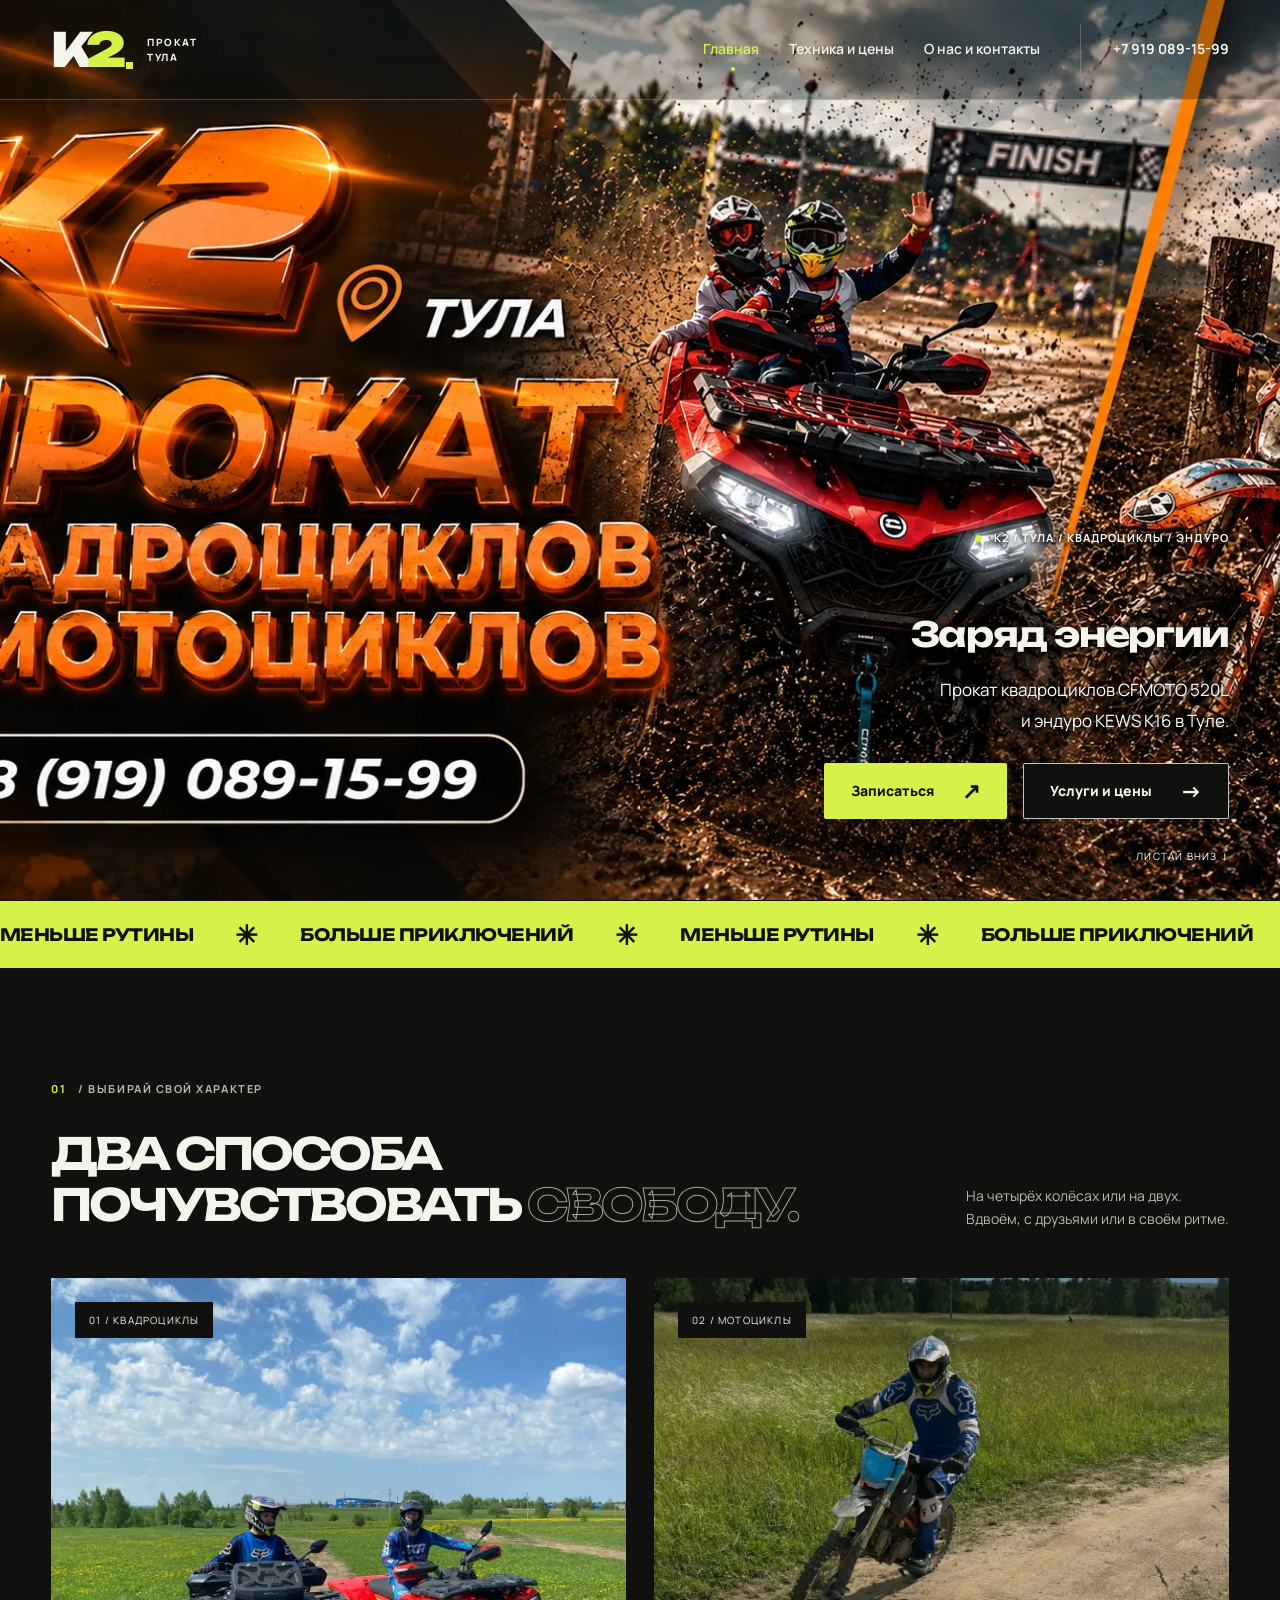
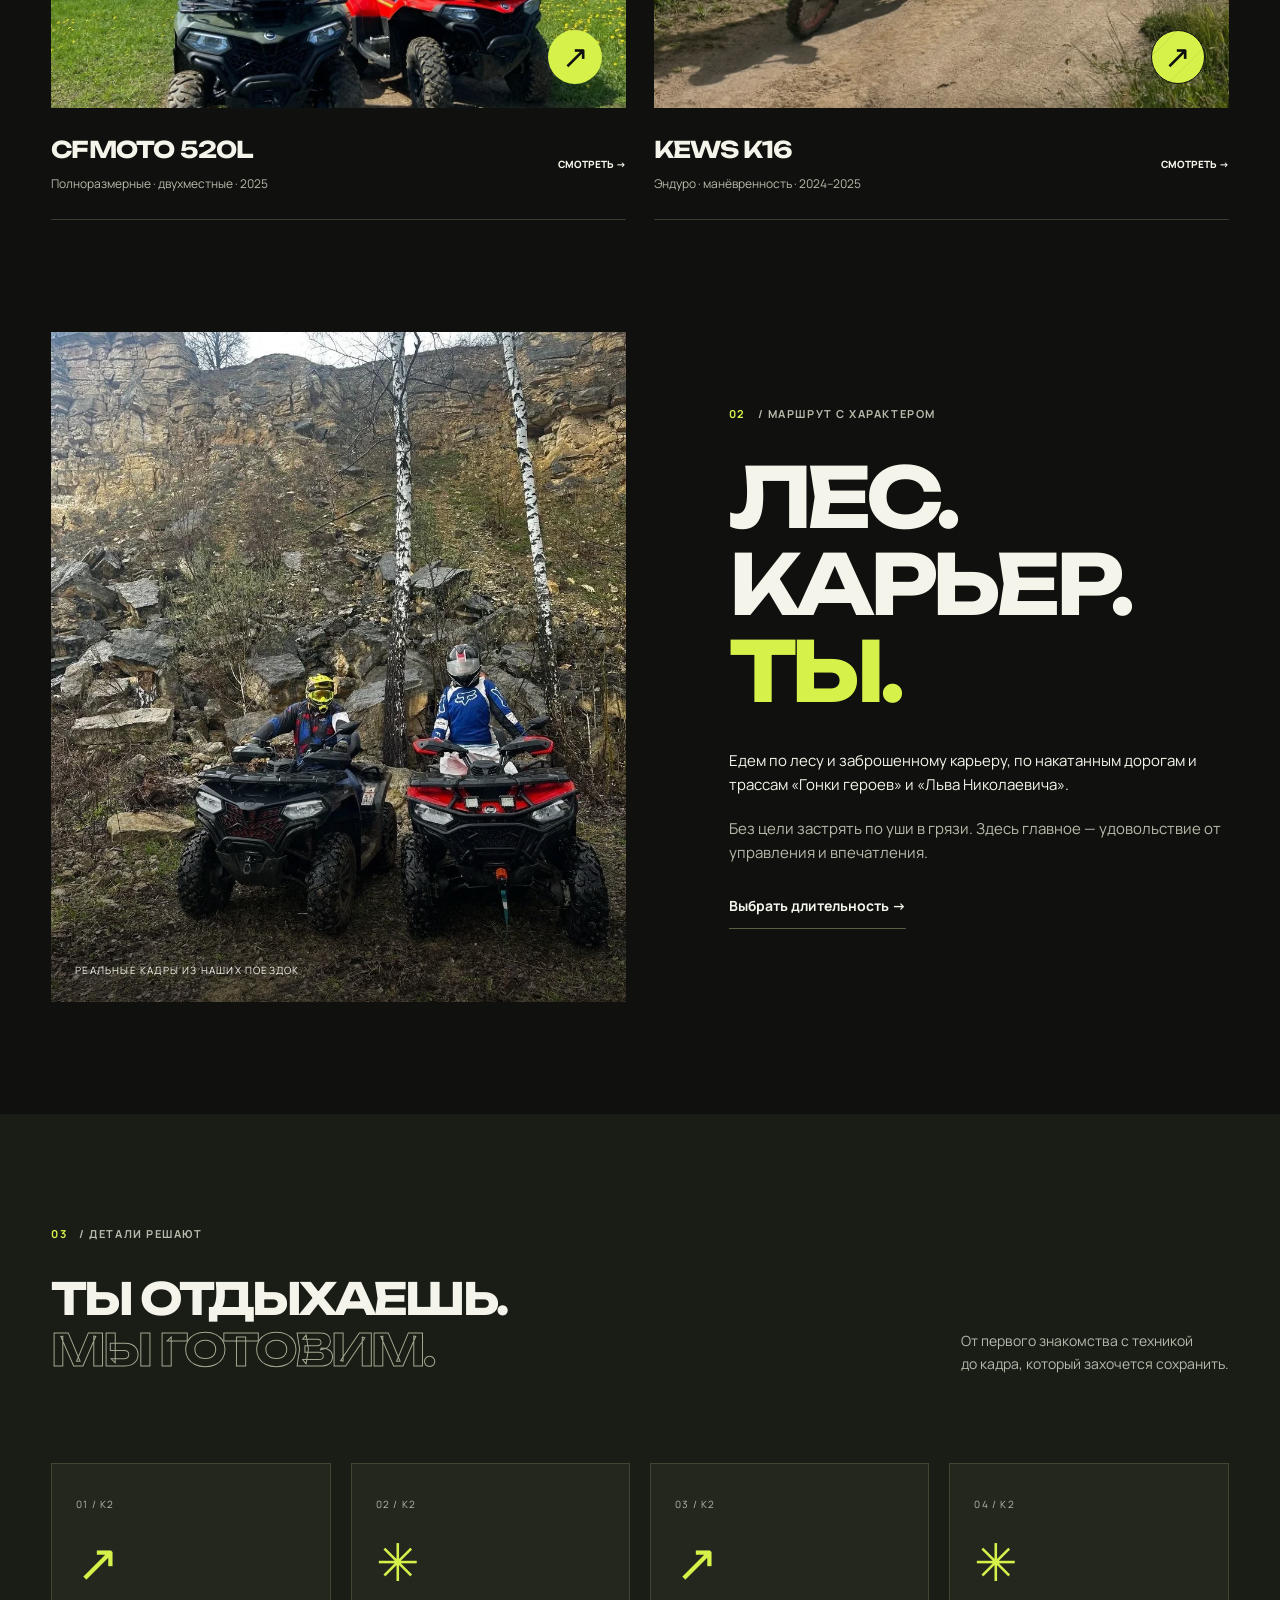
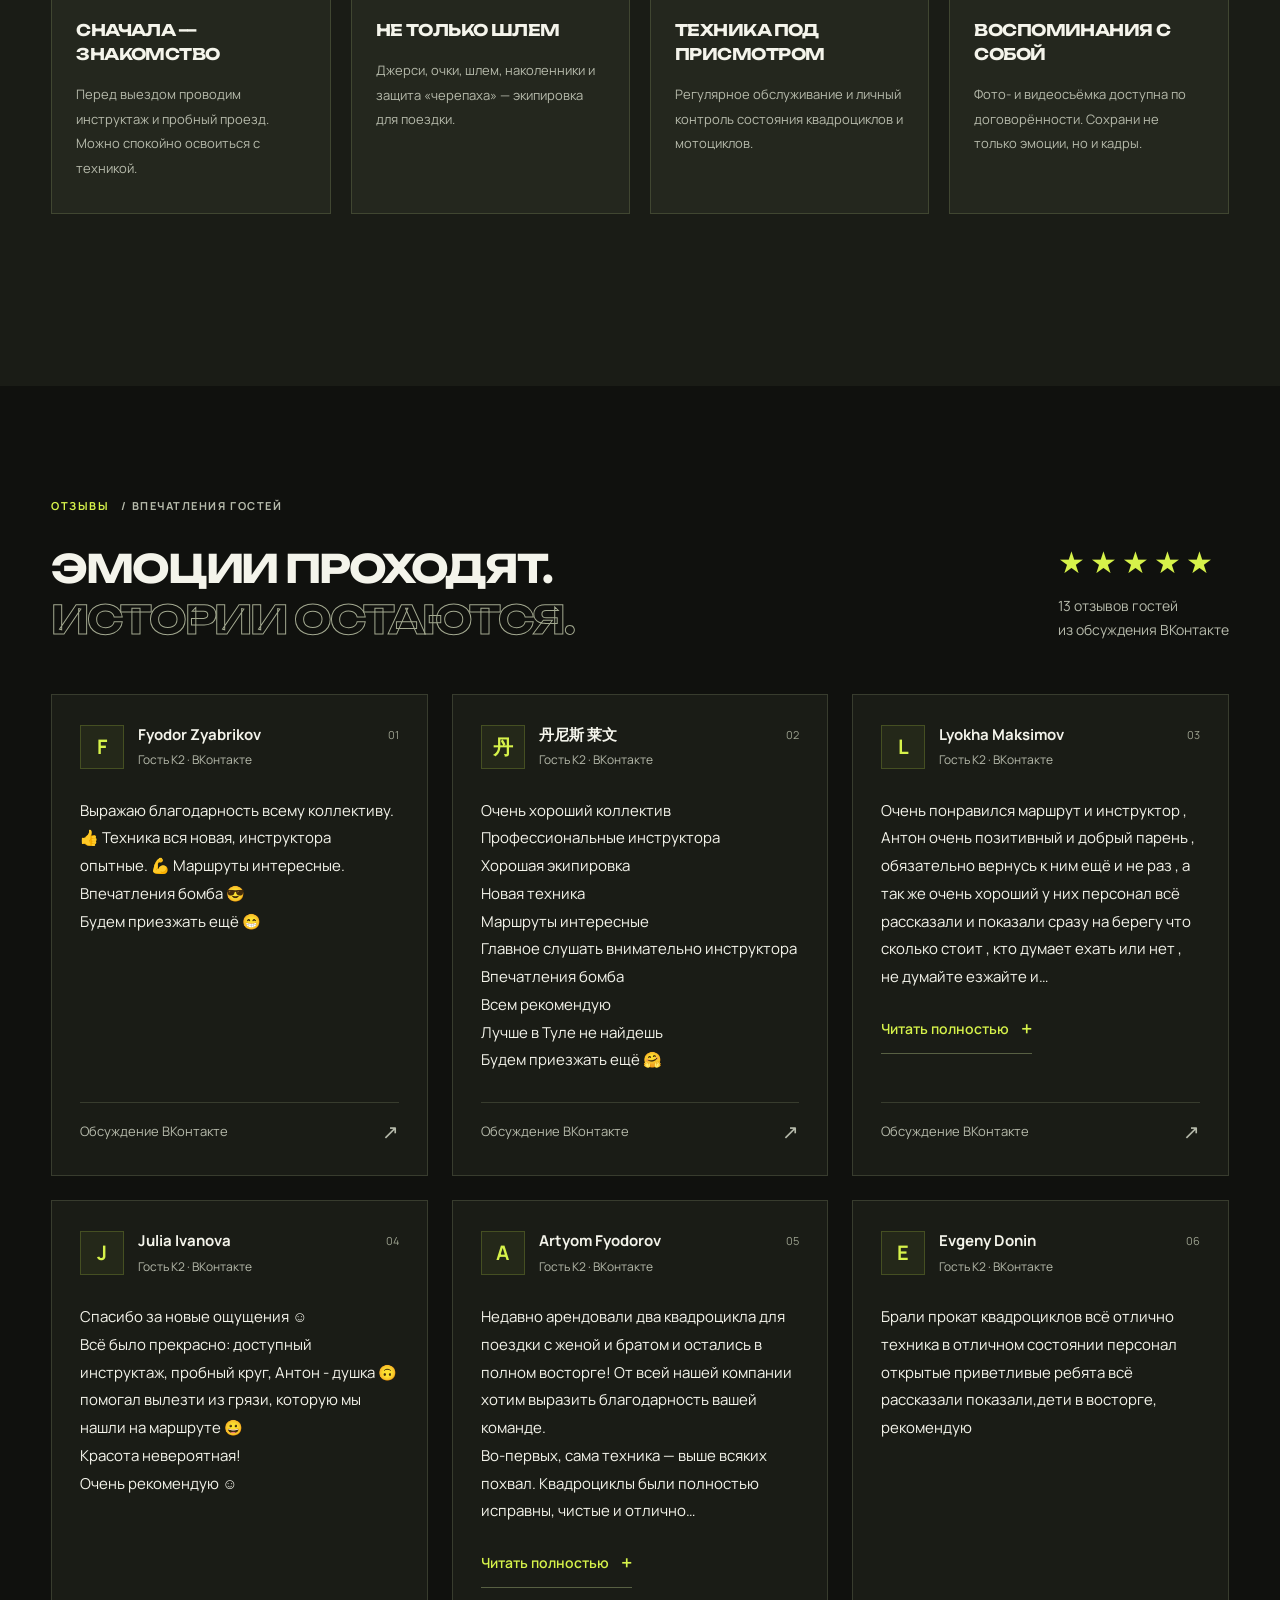
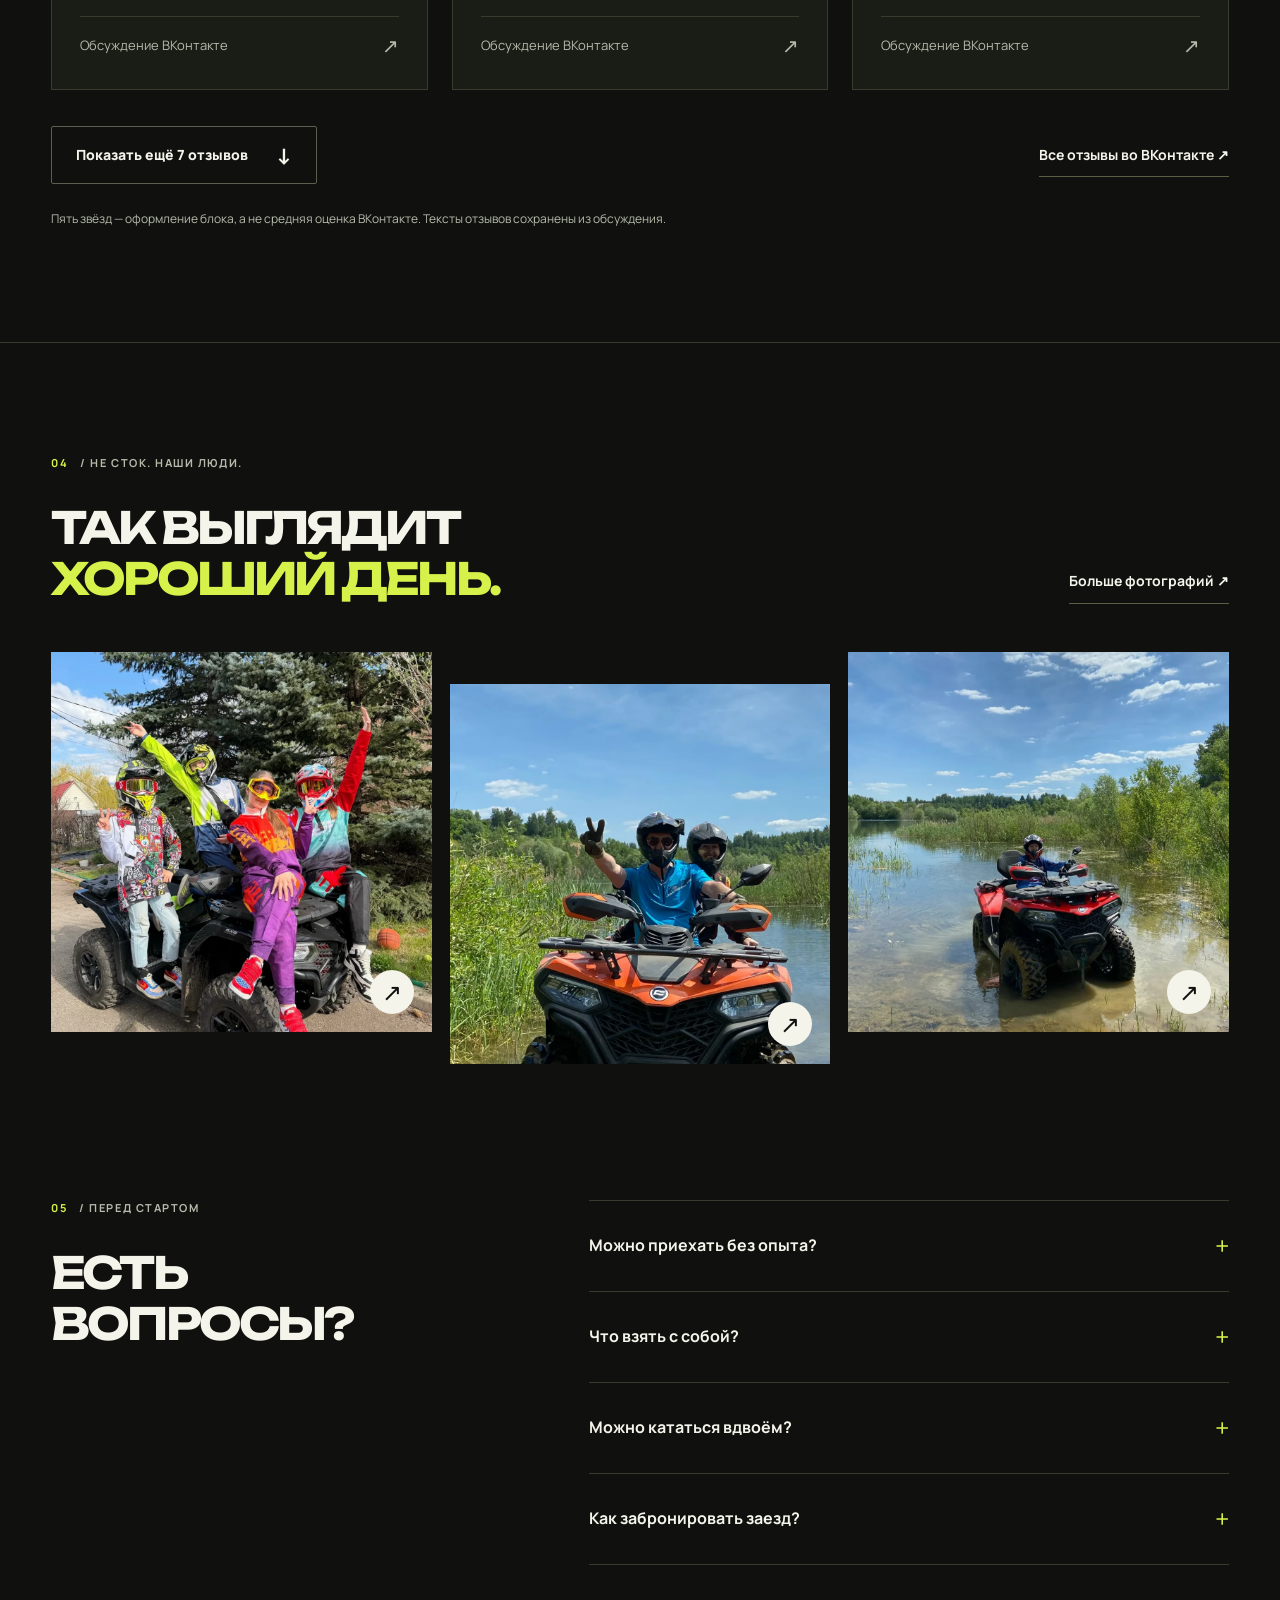
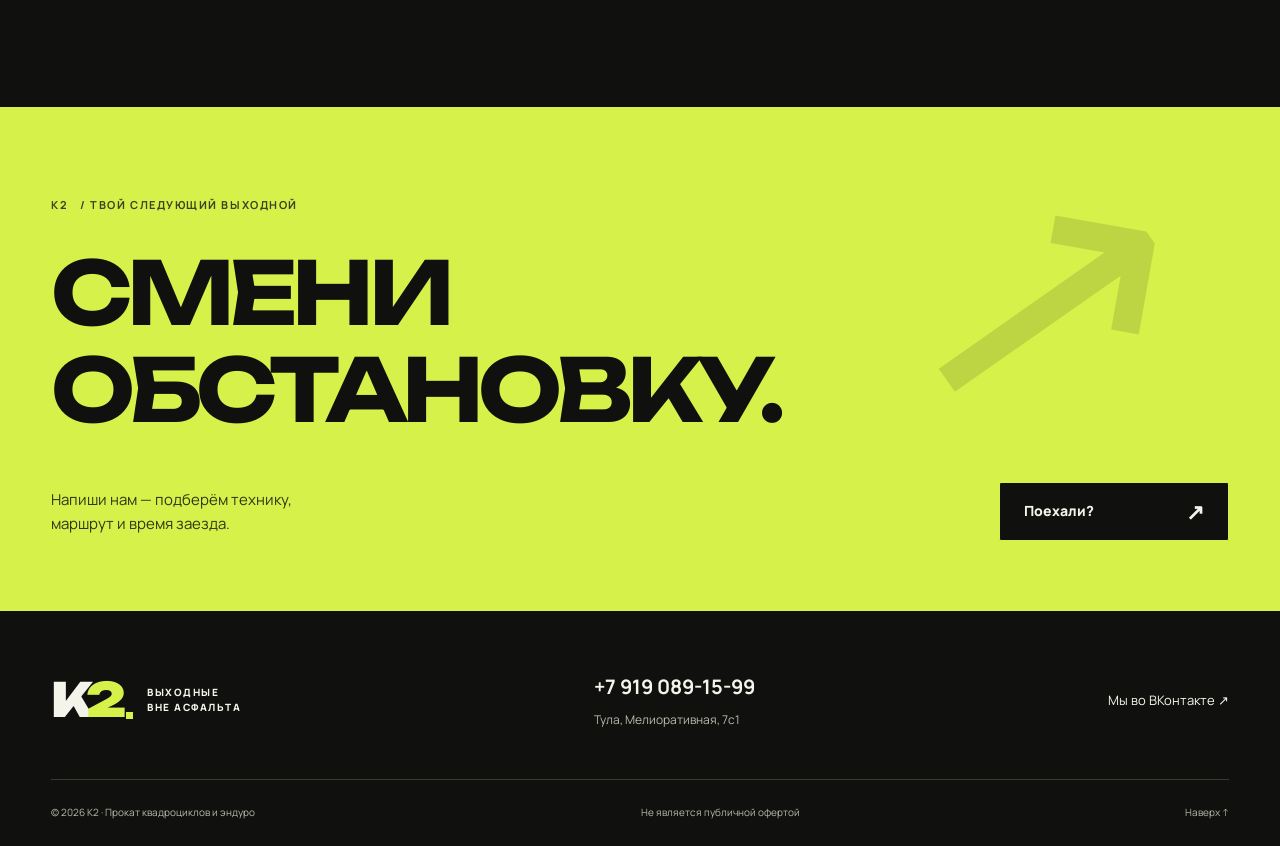
<file: index.html>
<!doctype html>
<html lang="ru"><head><meta charset="utf-8"><meta name="viewport" content="width=device-width, initial-scale=1"><meta name="theme-color" content="#10110e"><title>K2 — прокат квадроциклов и эндуро в Туле</title><meta name="description" content="Квадроциклы CFMOTO 520L и эндуро KEWS K16 в Туле. Лес, карьер, экипировка и инструктаж. Выбери свой формат отдыха с K2."><meta property="og:title" content="K2 — прокат квадроциклов и эндуро в Туле"><meta property="og:description" content="Квадроциклы CFMOTO 520L и эндуро KEWS K16 в Туле. Лес, карьер, экипировка и инструктаж. Выбери свой формат отдыха с K2."><meta property="og:type" content="website"><link rel="icon" href="assets/favicon.svg" type="image/svg+xml"><link rel="stylesheet" href="assets/fonts/fonts.css"><link rel="stylesheet" href="assets/site.css"><script src="assets/site.js" defer></script><link rel="stylesheet" href="assets/home-hero.css?v=7"><script src="assets/home-hero.js?v=4" defer></script><link rel="stylesheet" href="assets/guest-reviews.css?v=1"><script src="assets/guest-reviews.js?v=1" defer></script><link rel="preload" href="assets/img/k2-user-banner-0.svg" as="image"><link rel="preload" href="assets/img/k2-user-banner-1.svg" as="image"><link rel="preload" href="assets/img/k2-user-banner-2.svg" as="image"><link rel="preload" href="assets/img/k2-user-banner-3.svg" as="image"><link rel="preload" href="assets/img/k2-user-banner-4.svg" as="image"><link rel="preload" href="assets/img/k2-user-banner-5.svg" as="image"><link rel="preload" href="assets/img/k2-user-banner-6.svg" as="image"><link rel="preload" href="assets/img/k2-user-banner-7.svg" as="image"><link rel="preload" href="assets/img/k2-user-banner-8.svg" as="image"><link rel="preload" href="assets/img/k2-user-banner-9.svg" as="image"><link rel="preload" href="assets/img/k2-user-banner-10.svg" as="image"><link rel="preload" href="assets/img/k2-user-banner-11.svg" as="image"></head>
<body class="home-restored"><a class="skip" href="#main">К содержанию</a><header class="header"><a class="brand" href="index.html" aria-label="K2 — главная"><span class="brand-mark">K<span>2</span><i></i></span><span class="brand-caption">ПРОКАТ<br>ТУЛА</span></a><nav class="nav" id="navigation" aria-label="Основная навигация"><a href="index.html" aria-current=page>Главная</a><a href="rental.html" >Техника и цены</a><a href="contacts.html" >О нас и контакты</a></nav><a class="header-phone" href="tel:+79190891599">+7 919 089-15-99</a><button class="menu-toggle" aria-expanded="false" aria-controls="navigation" aria-label="Открыть меню"><span></span><span></span></button></header>
<main id="main">
<section class="hero hero-fullscreen" id="top"><div class="fullscreen-art" role="img" aria-label="Баннер K2: квадроцикл с райдерами и мотоцикл на бездорожье"><div class="fullscreen-image"><img src="assets/img/k2-user-banner-0.svg" alt="" aria-hidden="true" width="418" height="313" fetchpriority="high"><img src="assets/img/k2-user-banner-1.svg" alt="" aria-hidden="true" width="418" height="313" fetchpriority="high"><img src="assets/img/k2-user-banner-2.svg" alt="" aria-hidden="true" width="418" height="313" fetchpriority="high"><img src="assets/img/k2-user-banner-3.svg" alt="" aria-hidden="true" width="418" height="313" fetchpriority="high"><img src="assets/img/k2-user-banner-4.svg" alt="" aria-hidden="true" width="418" height="313" fetchpriority="high"><img src="assets/img/k2-user-banner-5.svg" alt="" aria-hidden="true" width="418" height="313" fetchpriority="high"><img src="assets/img/k2-user-banner-6.svg" alt="" aria-hidden="true" width="418" height="313" fetchpriority="high"><img src="assets/img/k2-user-banner-7.svg" alt="" aria-hidden="true" width="418" height="313" fetchpriority="high"><img src="assets/img/k2-user-banner-8.svg" alt="" aria-hidden="true" width="418" height="314" fetchpriority="high"><img src="assets/img/k2-user-banner-9.svg" alt="" aria-hidden="true" width="418" height="314" fetchpriority="high"><img src="assets/img/k2-user-banner-10.svg" alt="" aria-hidden="true" width="418" height="314" fetchpriority="high"><img src="assets/img/k2-user-banner-11.svg" alt="" aria-hidden="true" width="418" height="314" fetchpriority="high"></div></div><div class="fullscreen-shade" aria-hidden="true"></div><div class="fullscreen-content"><p class="eyebrow"><span class="status-dot"></span> K2 / ТУЛА / КВАДРОЦИКЛЫ / ЭНДУРО</p><h1 class="fullscreen-title" aria-label="Прокат квадроциклов и эндуро в Туле"><span id="heroType" aria-hidden="true">Заряд энергии и эмоций</span></h1><p class="fullscreen-lead">Прокат квадроциклов CFMOTO 520L<br>и эндуро KEWS K16 в Туле.</p><div class="fullscreen-actions"><a class="button" href="https://vk.me/k2renttula" target="_blank" rel="noopener noreferrer">Записаться <span aria-hidden="true">↗</span></a><a class="button fullscreen-secondary" href="rental.html#prices">Услуги и цены <span aria-hidden="true">→</span></a></div></div><a class="fullscreen-scroll" href="#fleet" aria-label="Перейти к технике">ЛИСТАЙ ВНИЗ ↓</a></section>
<div class="ticker" aria-hidden="true"><div><span>МЕНЬШЕ РУТИНЫ</span><b>✳</b><span>БОЛЬШЕ ПРИКЛЮЧЕНИЙ</span><b>✳</b><span>МЕНЬШЕ РУТИНЫ</span><b>✳</b><span>БОЛЬШЕ ПРИКЛЮЧЕНИЙ</span><b>✳</b><span>МЕНЬШЕ РУТИНЫ</span><b>✳</b><span>БОЛЬШЕ ПРИКЛЮЧЕНИЙ</span><b>✳</b><span>МЕНЬШЕ РУТИНЫ</span><b>✳</b><span>БОЛЬШЕ ПРИКЛЮЧЕНИЙ</span><b>✳</b></div></div>
<section class="section fleet" id="fleet"><div class="section-heading reveal"><div><p class="eyebrow"><span>01</span> / ВЫБИРАЙ СВОЙ ХАРАКТЕР</p><h2>ДВА СПОСОБА<br>ПОЧУВСТВОВАТЬ <span class="outline">СВОБОДУ.</span></h2></div><p>На четырёх колёсах или на двух.<br>Вдвоём, с друзьями или в своём ритме.</p></div><div class="fleet-grid"><a class="fleet-card reveal" href="rental.html#atv"><div class="fleet-photo"><img class="" src="assets/img/ride-5.webp" alt="Два квадроцикла K2 на маршруте в поле" loading=eager decoding="sync"><span class="tag">01 / КВАДРОЦИКЛЫ</span><span class="round-arrow">↗</span></div><div class="fleet-caption"><div><h3>CFMOTO 520L</h3><p>Полноразмерные · двухместные · 2025</p></div><span>СМОТРЕТЬ →</span></div></a><a class="fleet-card enduro-card reveal" href="rental.html#enduro"><div class="fleet-photo enduro-photo"><img src="assets/img/enduro.webp" alt="Гость K2 на эндуро на грунтовой дороге" loading="eager" decoding="sync"><span class="tag">02 / МОТОЦИКЛЫ</span><span class="round-arrow">↗</span></div><div class="fleet-caption"><div><h3>KEWS K16</h3><p>Эндуро · манёвренность · 2024–2025</p></div><span>СМОТРЕТЬ →</span></div></a></div></section>
<section class="section route-section"><div class="route-photo"><img class="" src="assets/img/ride-1.webp" alt="Гости K2 на квадроциклах у скалистого карьера" loading=eager decoding="sync"><span class="image-note">РЕАЛЬНЫЕ КАДРЫ ИЗ НАШИХ ПОЕЗДОК</span></div><div class="route-copy reveal"><p class="eyebrow"><span>02</span> / МАРШРУТ С ХАРАКТЕРОМ</p><h2>ЛЕС.<br>КАРЬЕР.<br><span class="accent">ТЫ.</span></h2><p>Едем по лесу и заброшенному карьеру, по накатанным дорогам и трассам «Гонки героев» и «Льва Николаевича».</p><p class="muted">Без цели застрять по уши в грязи. Здесь главное — удовольствие от управления и впечатления.</p><a class="text-link" href="rental.html#prices">Выбрать длительность →</a></div></section>
<section class="section experience"><div class="section-heading reveal"><div><p class="eyebrow"><span>03</span> / ДЕТАЛИ РЕШАЮТ</p><h2>ТЫ ОТДЫХАЕШЬ.<br><span class="outline">МЫ ГОТОВИМ.</span></h2></div><p>От первого знакомства с техникой<br>до кадра, который захочется сохранить.</p></div><div class="floating-stage"><article class="float-card"><span class="card-index">01 / K2</span><span class="float-symbol" aria-hidden="true">↗</span><h3>СНАЧАЛА — ЗНАКОМСТВО</h3><p>Перед выездом проводим инструктаж и пробный проезд. Можно спокойно освоиться с техникой.</p></article><article class="float-card"><span class="card-index">02 / K2</span><span class="float-symbol" aria-hidden="true">✳</span><h3>НЕ ТОЛЬКО ШЛЕМ</h3><p>Джерси, очки, шлем, наколенники и защита «черепаха» — экипировка для поездки.</p></article><article class="float-card"><span class="card-index">03 / K2</span><span class="float-symbol" aria-hidden="true">↗</span><h3>ТЕХНИКА ПОД ПРИСМОТРОМ</h3><p>Регулярное обслуживание и личный контроль состояния квадроциклов и мотоциклов.</p></article><article class="float-card"><span class="card-index">04 / K2</span><span class="float-symbol" aria-hidden="true">✳</span><h3>ВОСПОМИНАНИЯ С СОБОЙ</h3><p>Фото- и видеосъёмка доступна по договорённости. Сохрани не только эмоции, но и кадры.</p></article></div></section>
<section class="section guest-reviews" id="reviews" aria-labelledby="guest-reviews-title"><div class="section-heading"><div><p class="eyebrow"><span>ОТЗЫВЫ</span> / ВПЕЧАТЛЕНИЯ ГОСТЕЙ</p><h2 id="guest-reviews-title">ЭМОЦИИ ПРОХОДЯТ.<br><span class="outline">ИСТОРИИ ОСТАЮТСЯ.</span></h2></div><div class="guest-reviews-source"><span class="guest-five-stars" aria-hidden="true">★★★★★</span><p>13 отзывов гостей<br>из обсуждения ВКонтакте</p></div></div><div class="guest-reviews-grid"><article class="guest-review"><div class="guest-review-top"><span class="guest-avatar" aria-hidden="true">F</span><div><a class="guest-review-author" href="https://vk.ru/id125644775" target="_blank" rel="noopener noreferrer">Fyodor Zyabrikov</a><span class="guest-review-source">Гость K2 · ВКонтакте</span></div><span class="guest-review-index" aria-hidden="true">01</span></div><blockquote><p class="guest-review-preview">Выражаю благодарность всему коллективу. 👍 Техника вся новая, инструктора опытные. 💪 Маршруты интересные. Впечатления бомба 😎
Будем приезжать ещё 😁</p></blockquote><a class="guest-review-link" href="https://vk.ru/topic-238016439_59446679?offset=0" target="_blank" rel="noopener noreferrer">Обсуждение ВКонтакте <span aria-hidden="true">↗</span></a></article><article class="guest-review"><div class="guest-review-top"><span class="guest-avatar" aria-hidden="true">丹</span><div><a class="guest-review-author" href="https://vk.ru/maksimmalev" target="_blank" rel="noopener noreferrer">丹尼斯 莱文</a><span class="guest-review-source">Гость K2 · ВКонтакте</span></div><span class="guest-review-index" aria-hidden="true">02</span></div><blockquote><p class="guest-review-preview">Очень хороший коллектив
Профессиональные инструктора
Хорошая экипировка
Новая техника
Маршруты интересные
Главное слушать внимательно инструктора
Впечатления бомба
Всем рекомендую
Лучше в Туле не найдешь
Будем приезжать ещё 🤗</p></blockquote><a class="guest-review-link" href="https://vk.ru/topic-238016439_59446679?offset=0" target="_blank" rel="noopener noreferrer">Обсуждение ВКонтакте <span aria-hidden="true">↗</span></a></article><article class="guest-review"><div class="guest-review-top"><span class="guest-avatar" aria-hidden="true">L</span><div><a class="guest-review-author" href="https://vk.ru/id530111555" target="_blank" rel="noopener noreferrer">Lyokha Maksimov</a><span class="guest-review-source">Гость K2 · ВКонтакте</span></div><span class="guest-review-index" aria-hidden="true">03</span></div><blockquote><p class="guest-review-preview">Очень понравился маршрут и инструктор , Антон очень позитивный и добрый парень , обязательно вернусь к ним ещё и не раз , а так же очень хороший у них персонал всё рассказали и показали сразу на берегу что сколько стоит , кто думает ехать или нет , не думайте езжайте и…</p><p class="guest-review-full" id="review-text-2" hidden>Очень понравился маршрут и инструктор , Антон очень позитивный и добрый парень , обязательно вернусь к ним ещё и не раз , а так же очень хороший у них персонал всё рассказали и показали сразу на берегу что сколько стоит , кто думает ехать или нет , не думайте езжайте и насладитесь хорошими эмоциями , особенно на хороших ямах и луж 😅</p><button class="guest-review-expand" type="button" aria-expanded="false" aria-controls="review-text-2">Читать полностью <span aria-hidden="true">+</span></button></blockquote><a class="guest-review-link" href="https://vk.ru/topic-238016439_59446679?offset=0" target="_blank" rel="noopener noreferrer">Обсуждение ВКонтакте <span aria-hidden="true">↗</span></a></article><article class="guest-review"><div class="guest-review-top"><span class="guest-avatar" aria-hidden="true">J</span><div><a class="guest-review-author" href="https://vk.ru/boroduliya11" target="_blank" rel="noopener noreferrer">Julia Ivanova</a><span class="guest-review-source">Гость K2 · ВКонтакте</span></div><span class="guest-review-index" aria-hidden="true">04</span></div><blockquote><p class="guest-review-preview">Спасибо за новые ощущения ☺
Всё было прекрасно: доступный инструктаж, пробный круг, Антон - душка 🙃 помогал вылезти из грязи, которую мы нашли на маршруте 😀
Красота невероятная!
Очень рекомендую ☺</p></blockquote><a class="guest-review-link" href="https://vk.ru/topic-238016439_59446679?offset=0" target="_blank" rel="noopener noreferrer">Обсуждение ВКонтакте <span aria-hidden="true">↗</span></a></article><article class="guest-review"><div class="guest-review-top"><span class="guest-avatar" aria-hidden="true">A</span><div><a class="guest-review-author" href="https://vk.ru/temik.ru2013" target="_blank" rel="noopener noreferrer">Artyom Fyodorov</a><span class="guest-review-source">Гость K2 · ВКонтакте</span></div><span class="guest-review-index" aria-hidden="true">05</span></div><blockquote><p class="guest-review-preview">Недавно арендовали два квадроцикла для поездки с женой и братом и остались в полном восторге! От всей нашей компании хотим выразить благодарность вашей команде.
Во-первых, сама техника — выше всяких похвал. Квадроциклы были полностью исправны, чистые и отлично…</p><p class="guest-review-full" id="review-text-4" hidden>Недавно арендовали два квадроцикла для поездки с женой и братом и остались в полном восторге! От всей нашей компании хотим выразить благодарность вашей команде.
Во-первых, сама техника — выше всяких похвал. Квадроциклы были полностью исправны, чистые и отлично подготовлены к поездке, что позволило нам чувствовать себя уверенно на маршруте.
Отдельное спасибо хочется сказать нашему инструктору. Он проявил себя как настоящий профессионал: был невероятно вежлив, добр и внимателен. Перед стартом всё подробно объяснил, дал ценные советы, благодаря чему мы чувствовали себя комфортно даже на сложных участках пути.
Ну и вишенка на торте — это маршрут. Инструктор подобрал очень красивый и живописный путь, который позволил насладиться потрясающими видами природы. Это было незабываемое приключение!
Обязательно вернёмся к вам снова и будем рекомендовать друзьям!</p><button class="guest-review-expand" type="button" aria-expanded="false" aria-controls="review-text-4">Читать полностью <span aria-hidden="true">+</span></button></blockquote><a class="guest-review-link" href="https://vk.ru/topic-238016439_59446679?offset=0" target="_blank" rel="noopener noreferrer">Обсуждение ВКонтакте <span aria-hidden="true">↗</span></a></article><article class="guest-review"><div class="guest-review-top"><span class="guest-avatar" aria-hidden="true">E</span><div><a class="guest-review-author" href="https://vk.ru/id1105340342" target="_blank" rel="noopener noreferrer">Evgeny Donin</a><span class="guest-review-source">Гость K2 · ВКонтакте</span></div><span class="guest-review-index" aria-hidden="true">06</span></div><blockquote><p class="guest-review-preview">Брали прокат квадроциклов всё отлично техника в отличном состоянии персонал открытые приветливые ребята всё рассказали показали,дети в восторге, рекомендую</p></blockquote><a class="guest-review-link" href="https://vk.ru/topic-238016439_59446679?offset=0" target="_blank" rel="noopener noreferrer">Обсуждение ВКонтакте <span aria-hidden="true">↗</span></a></article><article class="guest-review" hidden><div class="guest-review-top"><span class="guest-avatar" aria-hidden="true">E</span><div><a class="guest-review-author" href="https://vk.ru/id276443216" target="_blank" rel="noopener noreferrer">Elizaveta Anisimova</a><span class="guest-review-source">Гость K2 · ВКонтакте</span></div><span class="guest-review-index" aria-hidden="true">07</span></div><blockquote><p class="guest-review-preview">Гоняли сегодня на квадриках, ну что хочется сказать…Было невероятно круто!!! Сначала нас встретили, дали обмундирование, провели инструктаж, дали возможность для выезда попробовать «машину». Дальше началось невероятное-поездка по полям, лесам, горам 💪 нас на фоткали,…</p><p class="guest-review-full" id="review-text-6" hidden>Гоняли сегодня на квадриках, ну что хочется сказать…Было невероятно круто!!! Сначала нас встретили, дали обмундирование, провели инструктаж, дали возможность для выезда попробовать «машину». Дальше началось невероятное-поездка по полям, лесам, горам 💪 нас на фоткали, наснимали! Мы остались довольны и даже устали от эмоциональных всплесков🫨</p><button class="guest-review-expand" type="button" aria-expanded="false" aria-controls="review-text-6">Читать полностью <span aria-hidden="true">+</span></button></blockquote><a class="guest-review-link" href="https://vk.ru/topic-238016439_59446679?offset=0" target="_blank" rel="noopener noreferrer">Обсуждение ВКонтакте <span aria-hidden="true">↗</span></a></article><article class="guest-review" hidden><div class="guest-review-top"><span class="guest-avatar" aria-hidden="true">O</span><div><a class="guest-review-author" href="https://vk.ru/olga_v_7" target="_blank" rel="noopener noreferrer">Olga Podgornaya</a><span class="guest-review-source">Гость K2 · ВКонтакте</span></div><span class="guest-review-index" aria-hidden="true">08</span></div><blockquote><p class="guest-review-preview">Решила подарить сыну новые эмоции: езду на квадроцикле)

До поездки связалась с Антоном. Он всё подробно рассказал: про сопровождение на маршруте, что с собой взять из одежды и тд.

Впечатления сына:

Перед началом поездки инструктор понятным языком объяснил, как…</p><p class="guest-review-full" id="review-text-7" hidden>Решила подарить сыну новые эмоции: езду на квадроцикле)

До поездки связалась с Антоном. Он всё подробно рассказал: про сопровождение на маршруте, что с собой взять из одежды и тд.

Впечатления сына:

Перед началом поездки инструктор понятным языком объяснил, как управлять квадроциклом, так как я на нем еще не катался (это время не вошло в основной маршрут).

Одежду и экипировку выдали свою, что очень удобно. Квадроцикл в отличном состоянии, ехал, как надо.

По пути заехали на смотровую площадку. Там инструктор предложил сделать фотки.

Мне очень понравилось! Обязательно вернусь сюда снова.

Спасибо ребятам за возможность погонять по бездорожью!))</p><button class="guest-review-expand" type="button" aria-expanded="false" aria-controls="review-text-7">Читать полностью <span aria-hidden="true">+</span></button></blockquote><a class="guest-review-link" href="https://vk.ru/topic-238016439_59446679?offset=0" target="_blank" rel="noopener noreferrer">Обсуждение ВКонтакте <span aria-hidden="true">↗</span></a></article><article class="guest-review" hidden><div class="guest-review-top"><span class="guest-avatar" aria-hidden="true">S</span><div><a class="guest-review-author" href="https://vk.ru/voron_ril" target="_blank" rel="noopener noreferrer">Sergey Voronin</a><span class="guest-review-source">Гость K2 · ВКонтакте</span></div><span class="guest-review-index" aria-hidden="true">09</span></div><blockquote><p class="guest-review-preview">Все понравилось 5 звезд</p></blockquote><a class="guest-review-link" href="https://vk.ru/topic-238016439_59446679?offset=0" target="_blank" rel="noopener noreferrer">Обсуждение ВКонтакте <span aria-hidden="true">↗</span></a></article><article class="guest-review" hidden><div class="guest-review-top"><span class="guest-avatar" aria-hidden="true">L</span><div><a class="guest-review-author" href="https://vk.ru/valeryn_n" target="_blank" rel="noopener noreferrer">Lera Kuprianova</a><span class="guest-review-source">Гость K2 · ВКонтакте</span></div><span class="guest-review-index" aria-hidden="true">10</span></div><blockquote><p class="guest-review-preview">хочется выразить благодарность организации, всё на высшем уровне 💯 ребята молодцы!
маршруты интересные и впечатляющие! особенно понравилось ездить по грязи 😅
инструктор Антон всё чётко показал и рассказал о езде на квадроцикле, и что из себя будет представлять поездка.…</p><p class="guest-review-full" id="review-text-9" hidden>хочется выразить благодарность организации, всё на высшем уровне 💯 ребята молодцы!
маршруты интересные и впечатляющие! особенно понравилось ездить по грязи 😅
инструктор Антон всё чётко показал и рассказал о езде на квадроцикле, и что из себя будет представлять поездка. он поможет, расскажет и красиво вас запечатлит 🙌 ездили туда на день рождение и молодой человек остался в восторге. ощущения после поездки-адреналин 🔥 прекрасно провели день 🥳 эмоции на все сто! вернёмся туда и не один раз, будем вас рекомендовать 😊</p><button class="guest-review-expand" type="button" aria-expanded="false" aria-controls="review-text-9">Читать полностью <span aria-hidden="true">+</span></button></blockquote><a class="guest-review-link" href="https://vk.ru/topic-238016439_59446679?offset=0" target="_blank" rel="noopener noreferrer">Обсуждение ВКонтакте <span aria-hidden="true">↗</span></a></article><article class="guest-review" hidden><div class="guest-review-top"><span class="guest-avatar" aria-hidden="true">I</span><div><a class="guest-review-author" href="https://vk.ru/vkarlov11" target="_blank" rel="noopener noreferrer">Ivan Karlov</a><span class="guest-review-source">Гость K2 · ВКонтакте</span></div><span class="guest-review-index" aria-hidden="true">11</span></div><blockquote><p class="guest-review-preview">Отлично покатались! Брали маршрут «Квадропутешествие» на 4 часа — впечатлений море. Поля, лес, грязь, лужи, вода, хорошие участки, где действительно можно почувствовать квадроцикл. Маршрут интересный и разнообразный, четыре часа проходят очень быстро. Катались вместе с…</p><p class="guest-review-full" id="review-text-10" hidden>Отлично покатались! Брали маршрут «Квадропутешествие» на 4 часа — впечатлений море. Поля, лес, грязь, лужи, вода, хорошие участки, где действительно можно почувствовать квадроцикл. Маршрут интересный и разнообразный, четыре часа проходят очень быстро. Катались вместе с супругой и остались очень довольны. Отличный вариант для активного отдыха и ярких эмоций. Однозначно рекомендую! 5/5 🔥</p><button class="guest-review-expand" type="button" aria-expanded="false" aria-controls="review-text-10">Читать полностью <span aria-hidden="true">+</span></button></blockquote><a class="guest-review-link" href="https://vk.ru/topic-238016439_59446679?offset=0" target="_blank" rel="noopener noreferrer">Обсуждение ВКонтакте <span aria-hidden="true">↗</span></a></article><article class="guest-review" hidden><div class="guest-review-top"><span class="guest-avatar" aria-hidden="true">T</span><div><a class="guest-review-author" href="https://vk.ru/id663677265" target="_blank" rel="noopener noreferrer">Timofey Simakin</a><span class="guest-review-source">Гость K2 · ВКонтакте</span></div><span class="guest-review-index" aria-hidden="true">12</span></div><blockquote><p class="guest-review-preview">Взяли прокат на 1, 5 часа. Инструктор был опытным и добрым, все внятно и понятно объяснил. На протяжении всего маршрута был с нами. Если были где вопросы, то подсказывал. Маршрут был разнообразным и интересным.
Обязательно вернемся.</p></blockquote><a class="guest-review-link" href="https://vk.ru/topic-238016439_59446679?offset=0" target="_blank" rel="noopener noreferrer">Обсуждение ВКонтакте <span aria-hidden="true">↗</span></a></article><article class="guest-review" hidden><div class="guest-review-top"><span class="guest-avatar" aria-hidden="true">D</span><div><a class="guest-review-author" href="https://vk.ru/tlesovada" target="_blank" rel="noopener noreferrer">Darya Tlesova</a><span class="guest-review-source">Гость K2 · ВКонтакте</span></div><span class="guest-review-index" aria-hidden="true">13</span></div><blockquote><p class="guest-review-preview">Хотим выразить огромную благодарность Антону! Выбрали маршрут на 2,5 часа, не пожалели ни на грамм. Все было супер! Классные места, много фоток и море впечатлений</p></blockquote><a class="guest-review-link" href="https://vk.ru/topic-238016439_59446679?offset=0" target="_blank" rel="noopener noreferrer">Обсуждение ВКонтакте <span aria-hidden="true">↗</span></a></article></div><div class="guest-reviews-bottom"><button type="button" class="button button-outline guest-reviews-more" aria-expanded="false">Показать ещё 7 отзывов <span aria-hidden="true">↓</span></button><a class="text-link" href="https://vk.ru/topic-238016439_59446679?offset=0" target="_blank" rel="noopener noreferrer">Все отзывы во ВКонтакте ↗</a></div><p class="guest-rating-note">Пять звёзд — оформление блока, а не средняя оценка ВКонтакте. Тексты отзывов сохранены из обсуждения.</p></section><section class="section moments"><div class="section-heading reveal"><div><p class="eyebrow"><span>04</span> / НЕ СТОК. НАШИ ЛЮДИ.</p><h2>ТАК ВЫГЛЯДИТ<br><span class="accent">ХОРОШИЙ ДЕНЬ.</span></h2></div><a class="text-link" href="contacts.html#gallery">Больше фотографий ↗</a></div><div class="photo-grid"><button class="photo-button photo-0" data-photo="assets/img/ride-2.webp" data-caption="Друзья в яркой экипировке перед поездкой" aria-label="Увеличить: Друзья в яркой экипировке перед поездкой"><img class="" src="assets/img/ride-2.webp" alt="Друзья в яркой экипировке перед поездкой" loading=eager decoding="sync"><span aria-hidden="true">↗</span></button><button class="photo-button photo-1" data-photo="assets/img/ride-6.webp" data-caption="Поездка вдвоём на оранжевом квадроцикле" aria-label="Увеличить: Поездка вдвоём на оранжевом квадроцикле"><img class="" src="assets/img/ride-6.webp" alt="Поездка вдвоём на оранжевом квадроцикле" loading=eager decoding="sync"><span aria-hidden="true">↗</span></button><button class="photo-button photo-2" data-photo="assets/img/ride-8.webp" data-caption="Квадроцикл у воды на маршруте K2" aria-label="Увеличить: Квадроцикл у воды на маршруте K2"><img class="" src="assets/img/ride-8.webp" alt="Квадроцикл у воды на маршруте K2" loading=eager decoding="sync"><span aria-hidden="true">↗</span></button></div></section>
<section class="section faq-section"><div><p class="eyebrow"><span>05</span> / ПЕРЕД СТАРТОМ</p><h2>ЕСТЬ<br>ВОПРОСЫ?</h2></div><div class="faq-list"><details><summary>Можно приехать без опыта?<span aria-hidden="true">+</span></summary><p>Перед арендой проводим инструктаж и тестовый проезд. Расскажи при записи о своём опыте: поможем выбрать подходящую технику и формат.</p></details><details><summary>Что взять с собой?<span aria-hidden="true">+</span></summary><p>Надень удобную одежду по погоде и закрытую обувь, которую не жалко испачкать. Комплект экипировки и необходимые документы уточни при записи.</p></details><details><summary>Можно кататься вдвоём?<span aria-hidden="true">+</span></summary><p>CFMOTO 520L — полноразмерный двухместный квадроцикл. Условия поездки с пассажиром и итоговую стоимость уточни у администратора.</p></details><details><summary>Как забронировать заезд?<span aria-hidden="true">+</span></summary><p>Напиши в сообщения сообщества ВКонтакте или позвони по номеру +7 919 089-15-99. Согласуем дату, время, технику и стоимость. Кнопка записи открывает диалог с K2.</p></details></div></section><section class="cta section"><div class="cta-orbit" aria-hidden="true">↗</div><p class="eyebrow"><span>K2</span> / ТВОЙ СЛЕДУЮЩИЙ ВЫХОДНОЙ</p><h2>СМЕНИ<br>ОБСТАНОВКУ<span class="accent">.</span></h2><div class="cta-bottom"><p>Напиши нам — подберём технику,<br>маршрут и время заезда.</p><a class="button" href="https://vk.me/k2renttula" target="_blank" rel="noopener noreferrer">Поехали? <span aria-hidden="true">↗</span></a></div></section></main>
<footer class="footer"><div class="footer-top"><a class="brand" href="index.html"><span class="brand-mark">K<span>2</span><i></i></span><span class="brand-caption">ВЫХОДНЫЕ<br>ВНЕ АСФАЛЬТА</span></a><div><a href="tel:+79190891599">+7 919 089-15-99</a><p>Тула, Мелиоративная, 7с1</p></div><a href="https://vk.ru/k2renttula" target="_blank" rel="noopener noreferrer">Мы во ВКонтакте ↗</a></div><div class="footer-bottom"><span>© <span data-year>2026</span> K2 · Прокат квадроциклов и эндуро</span><span>Не является публичной офертой</span><a href="#main">Наверх ↑</a></div></footer>
<dialog class="lightbox" aria-label="Просмотр фотографии"><button class="lightbox-close" aria-label="Закрыть фотографию">×</button><button class="lightbox-prev" aria-label="Предыдущая фотография">←</button><figure><img src="assets/img/ride-0.webp" alt=""><figcaption></figcaption></figure><button class="lightbox-next" aria-label="Следующая фотография">→</button></dialog></body></html>
</file>
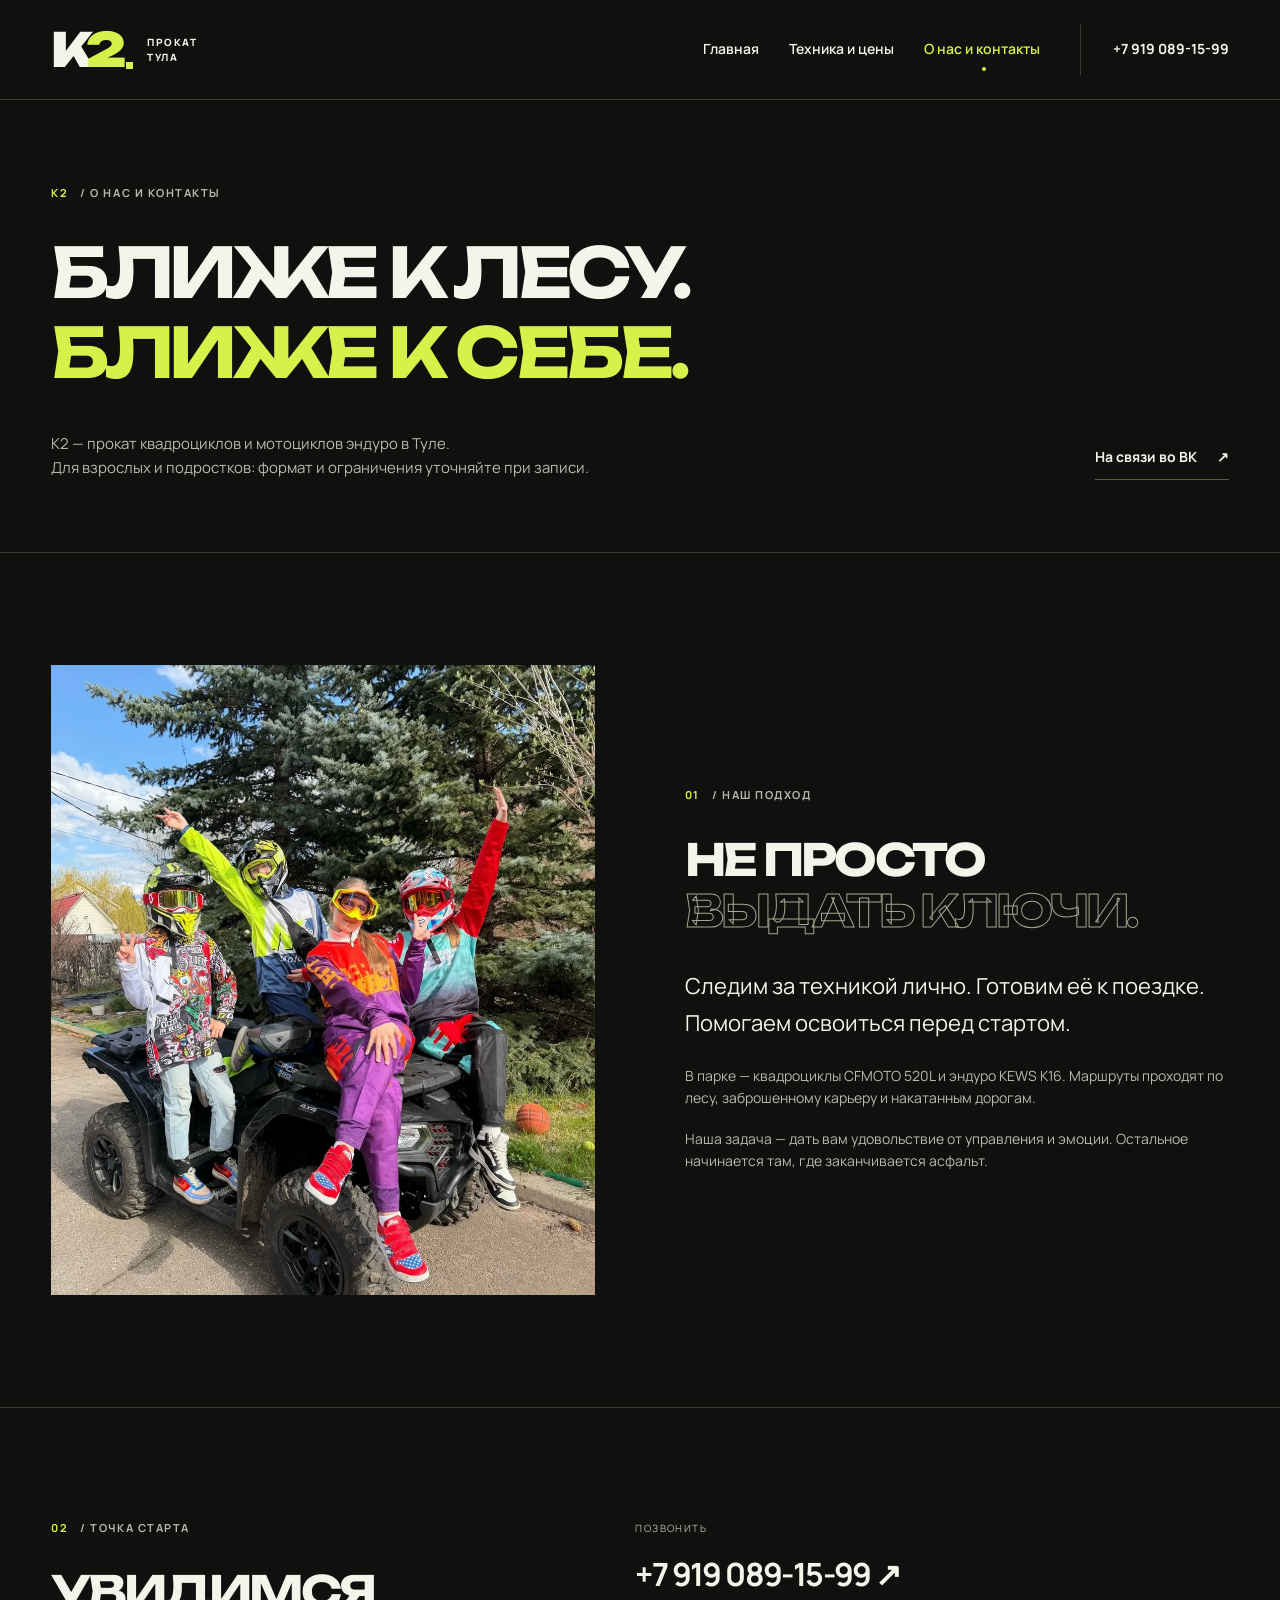
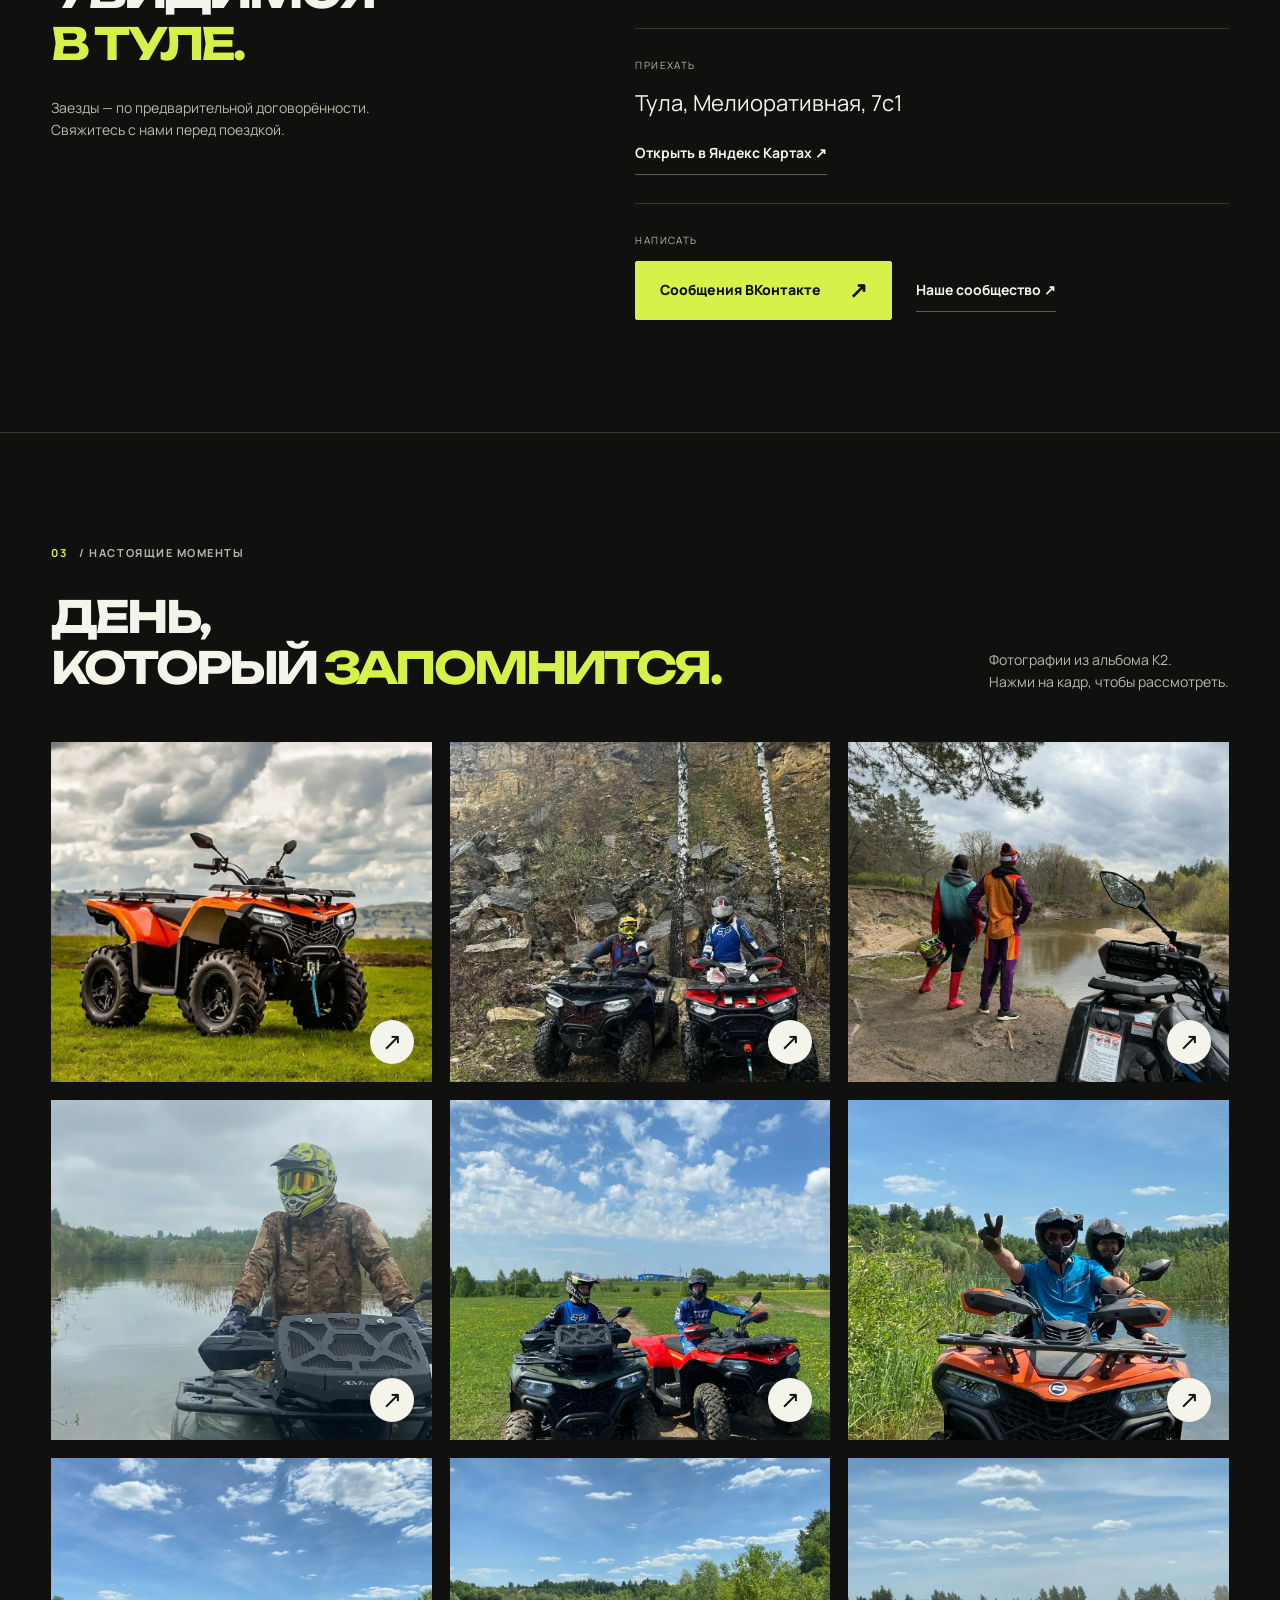
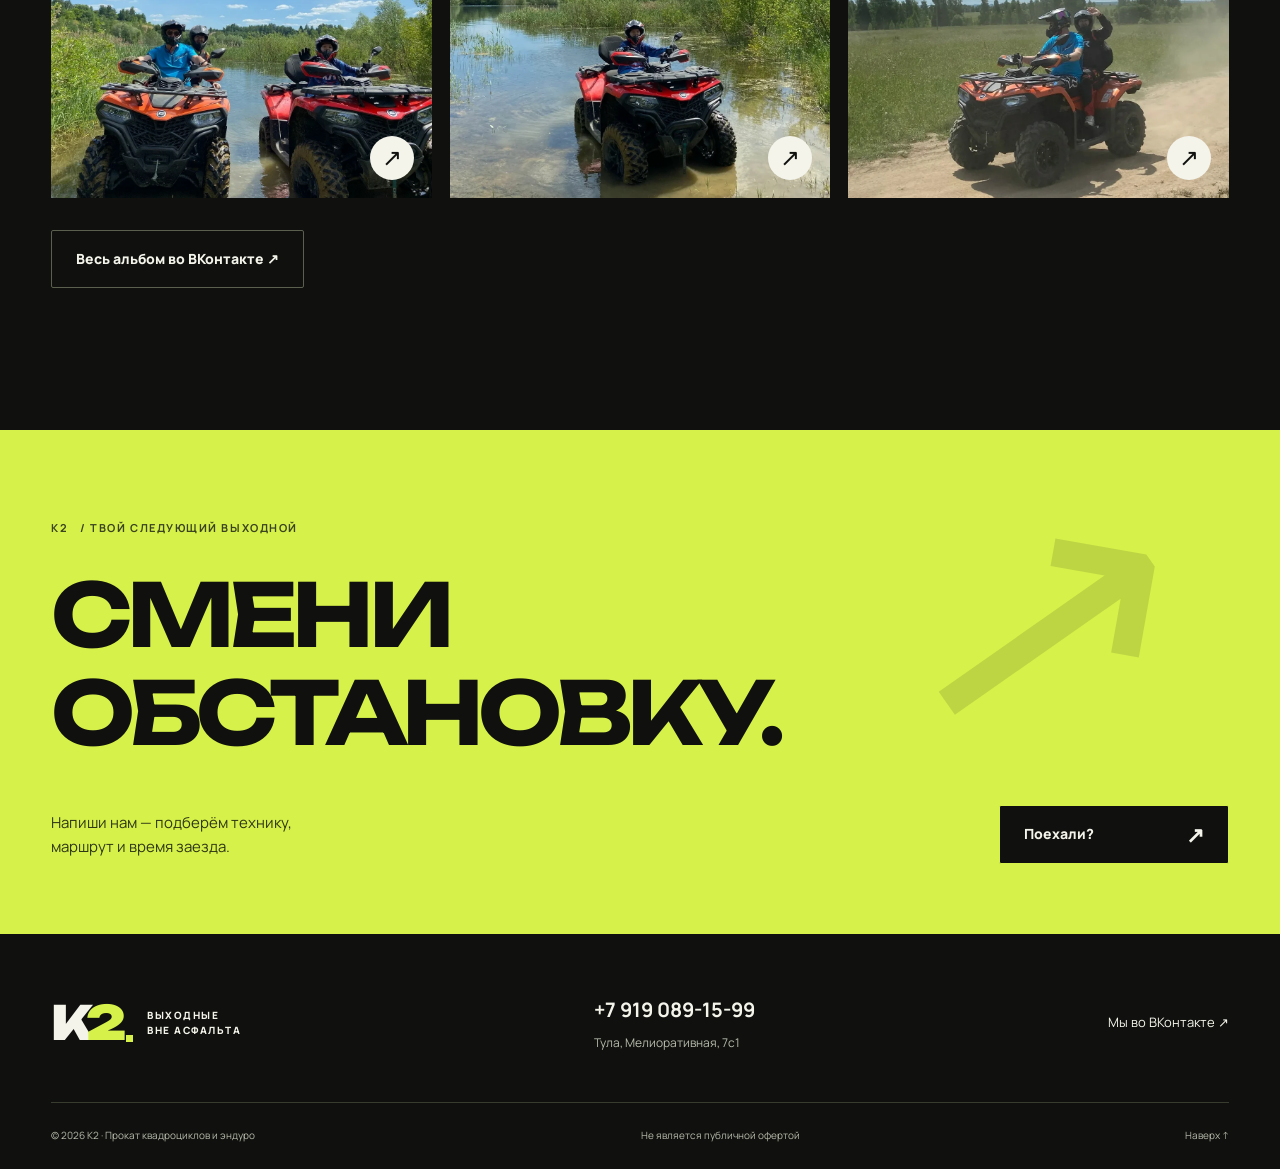
<file: contacts.html>
<!doctype html>
<html lang="ru"><head><meta charset="utf-8"><meta name="viewport" content="width=device-width, initial-scale=1"><meta name="theme-color" content="#10110e"><title>О нас, фотографии и контакты — K2 Тула</title><meta name="description" content="K2 в Туле: Мелиоративная, 7с1. Телефон +7 919 089-15-99, запись во ВКонтакте и фотографии настоящих поездок."><meta property="og:title" content="О нас, фотографии и контакты — K2 Тула"><meta property="og:description" content="K2 в Туле: Мелиоративная, 7с1. Телефон +7 919 089-15-99, запись во ВКонтакте и фотографии настоящих поездок."><meta property="og:type" content="website"><link rel="icon" href="assets/favicon.svg" type="image/svg+xml"><link rel="stylesheet" href="assets/fonts/fonts.css"><link rel="stylesheet" href="assets/site.css"><script src="assets/site.js" defer></script></head>
<body><a class="skip" href="#main">К содержанию</a><header class="header"><a class="brand" href="index.html" aria-label="K2 — главная"><span class="brand-mark">K<span>2</span><i></i></span><span class="brand-caption">ПРОКАТ<br>ТУЛА</span></a><nav class="nav" id="navigation" aria-label="Основная навигация"><a href="index.html" >Главная</a><a href="rental.html" >Техника и цены</a><a href="contacts.html" aria-current=page>О нас и контакты</a></nav><a class="header-phone" href="tel:+79190891599">+7 919 089-15-99</a><button class="menu-toggle" aria-expanded="false" aria-controls="navigation" aria-label="Открыть меню"><span></span><span></span></button></header>
<main id="main"><section class="page-intro section"><p class="eyebrow"><span>K2</span> / О НАС И КОНТАКТЫ</p><h1>БЛИЖЕ К ЛЕСУ.<br><span class="accent">БЛИЖЕ К СЕБЕ.</span></h1><div class="intro-bottom"><p>K2 — прокат квадроциклов и мотоциклов эндуро в Туле.<br>Для взрослых и подростков: формат и ограничения уточняйте при записи.</p><a class="text-link" href="https://vk.me/k2renttula" target="_blank" rel="noopener noreferrer">На связи во ВК <span aria-hidden="true">↗</span></a></div></section>
<section class="section about-split"><div class="about-image"><img class="" src="assets/img/ride-2.webp" alt="Гости K2 в экипировке перед выездом на маршрут" loading=eager decoding="sync"></div><div class="about-copy reveal"><p class="eyebrow"><span>01</span> / НАШ ПОДХОД</p><h2>НЕ ПРОСТО<br><span class="outline">ВЫДАТЬ КЛЮЧИ.</span></h2><p class="large-text">Следим за техникой лично. Готовим её к поездке. Помогаем освоиться перед стартом.</p><p class="muted">В парке — квадроциклы CFMOTO 520L и эндуро KEWS K16. Маршруты проходят по лесу, заброшенному карьеру и накатанным дорогам.</p><p class="muted">Наша задача — дать вам удовольствие от управления и эмоции. Остальное начинается там, где заканчивается асфальт.</p></div></section>
<section class="section contact-section" id="contacts"><div><p class="eyebrow"><span>02</span> / ТОЧКА СТАРТА</p><h2>УВИДИМСЯ<br><span class="accent">В ТУЛЕ.</span></h2><p class="muted">Заезды — по предварительной договорённости.<br>Свяжитесь с нами перед поездкой.</p></div><div class="contact-info"><div><span class="label">ПОЗВОНИТЬ</span><a class="contact-phone" href="tel:+79190891599">+7 919 089-15-99 ↗</a></div><div><span class="label">ПРИЕХАТЬ</span><p class="contact-address">Тула, Мелиоративная, 7с1</p><a class="text-link" href="https://yandex.ru/maps/?text=%D0%A2%D1%83%D0%BB%D0%B0%20%D0%9C%D0%B5%D0%BB%D0%B8%D0%BE%D1%80%D0%B0%D1%82%D0%B8%D0%B2%D0%BD%D0%B0%D1%8F%207%D1%811" target="_blank" rel="noopener noreferrer">Открыть в Яндекс Картах ↗</a></div><div><span class="label">НАПИСАТЬ</span><div class="contact-links"><a class="button" href="https://vk.me/k2renttula" target="_blank" rel="noopener noreferrer">Сообщения ВКонтакте <span aria-hidden="true">↗</span></a><a class="text-link" href="https://vk.ru/k2renttula" target="_blank" rel="noopener noreferrer">Наше сообщество ↗</a></div></div></div></section>
<section class="section gallery-section" id="gallery"><div class="section-heading reveal"><div><p class="eyebrow"><span>03</span> / НАСТОЯЩИЕ МОМЕНТЫ</p><h2>ДЕНЬ,<br>КОТОРЫЙ <span class="accent">ЗАПОМНИТСЯ.</span></h2></div><p>Фотографии из альбома K2.<br>Нажми на кадр, чтобы рассмотреть.</p></div><div class="photo-grid"><button class="photo-button photo-0" data-photo="assets/img/ride-0.webp" data-caption="Квадроцикл K2 в поле" aria-label="Увеличить: Квадроцикл K2 в поле"><img class="" src="assets/img/ride-0.webp" alt="Квадроцикл K2 в поле" loading=eager decoding="sync"><span aria-hidden="true">↗</span></button><button class="photo-button photo-1" data-photo="assets/img/ride-1.webp" data-caption="Поездка по карьеру" aria-label="Увеличить: Поездка по карьеру"><img class="" src="assets/img/ride-1.webp" alt="Поездка по карьеру" loading=eager decoding="sync"><span aria-hidden="true">↗</span></button><button class="photo-button photo-2" data-photo="assets/img/ride-3.webp" data-caption="Прогулка с друзьями" aria-label="Увеличить: Прогулка с друзьями"><img class="" src="assets/img/ride-3.webp" alt="Прогулка с друзьями" loading=eager decoding="sync"><span aria-hidden="true">↗</span></button><button class="photo-button photo-3" data-photo="assets/img/ride-4.webp" data-caption="Квадроцикл у лесного озера" aria-label="Увеличить: Квадроцикл у лесного озера"><img class="" src="assets/img/ride-4.webp" alt="Квадроцикл у лесного озера" loading=eager decoding="sync"><span aria-hidden="true">↗</span></button><button class="photo-button photo-4" data-photo="assets/img/ride-5.webp" data-caption="Два квадроцикла на маршруте" aria-label="Увеличить: Два квадроцикла на маршруте"><img class="" src="assets/img/ride-5.webp" alt="Два квадроцикла на маршруте" loading=eager decoding="sync"><span aria-hidden="true">↗</span></button><button class="photo-button photo-5" data-photo="assets/img/ride-6.webp" data-caption="На квадроцикле вдвоём" aria-label="Увеличить: На квадроцикле вдвоём"><img class="" src="assets/img/ride-6.webp" alt="На квадроцикле вдвоём" loading=eager decoding="sync"><span aria-hidden="true">↗</span></button><button class="photo-button photo-6" data-photo="assets/img/ride-7.webp" data-caption="Заезд с друзьями по полю" aria-label="Увеличить: Заезд с друзьями по полю"><img class="" src="assets/img/ride-7.webp" alt="Заезд с друзьями по полю" loading=eager decoding="sync"><span aria-hidden="true">↗</span></button><button class="photo-button photo-7" data-photo="assets/img/ride-8.webp" data-caption="Остановка у воды" aria-label="Увеличить: Остановка у воды"><img class="" src="assets/img/ride-8.webp" alt="Остановка у воды" loading=eager decoding="sync"><span aria-hidden="true">↗</span></button><button class="photo-button photo-8" data-photo="assets/img/ride-9.webp" data-caption="Квадроцикл на грунтовой дороге" aria-label="Увеличить: Квадроцикл на грунтовой дороге"><img class="" src="assets/img/ride-9.webp" alt="Квадроцикл на грунтовой дороге" loading=eager decoding="sync"><span aria-hidden="true">↗</span></button></div><a class="button button-outline album-link" href="https://vk.ru/album-238016439_311159436" target="_blank" rel="noopener noreferrer">Весь альбом во ВКонтакте ↗</a></section><section class="cta section"><div class="cta-orbit" aria-hidden="true">↗</div><p class="eyebrow"><span>K2</span> / ТВОЙ СЛЕДУЮЩИЙ ВЫХОДНОЙ</p><h2>СМЕНИ<br>ОБСТАНОВКУ<span class="accent">.</span></h2><div class="cta-bottom"><p>Напиши нам — подберём технику,<br>маршрут и время заезда.</p><a class="button" href="https://vk.me/k2renttula" target="_blank" rel="noopener noreferrer">Поехали? <span aria-hidden="true">↗</span></a></div></section></main>
<footer class="footer"><div class="footer-top"><a class="brand" href="index.html"><span class="brand-mark">K<span>2</span><i></i></span><span class="brand-caption">ВЫХОДНЫЕ<br>ВНЕ АСФАЛЬТА</span></a><div><a href="tel:+79190891599">+7 919 089-15-99</a><p>Тула, Мелиоративная, 7с1</p></div><a href="https://vk.ru/k2renttula" target="_blank" rel="noopener noreferrer">Мы во ВКонтакте ↗</a></div><div class="footer-bottom"><span>© <span data-year>2026</span> K2 · Прокат квадроциклов и эндуро</span><span>Не является публичной офертой</span><a href="#main">Наверх ↑</a></div></footer>
<dialog class="lightbox" aria-label="Просмотр фотографии"><button class="lightbox-close" aria-label="Закрыть фотографию">×</button><button class="lightbox-prev" aria-label="Предыдущая фотография">←</button><figure><img src="assets/img/ride-0.webp" alt=""><figcaption></figcaption></figure><button class="lightbox-next" aria-label="Следующая фотография">→</button></dialog></body></html>
</file>
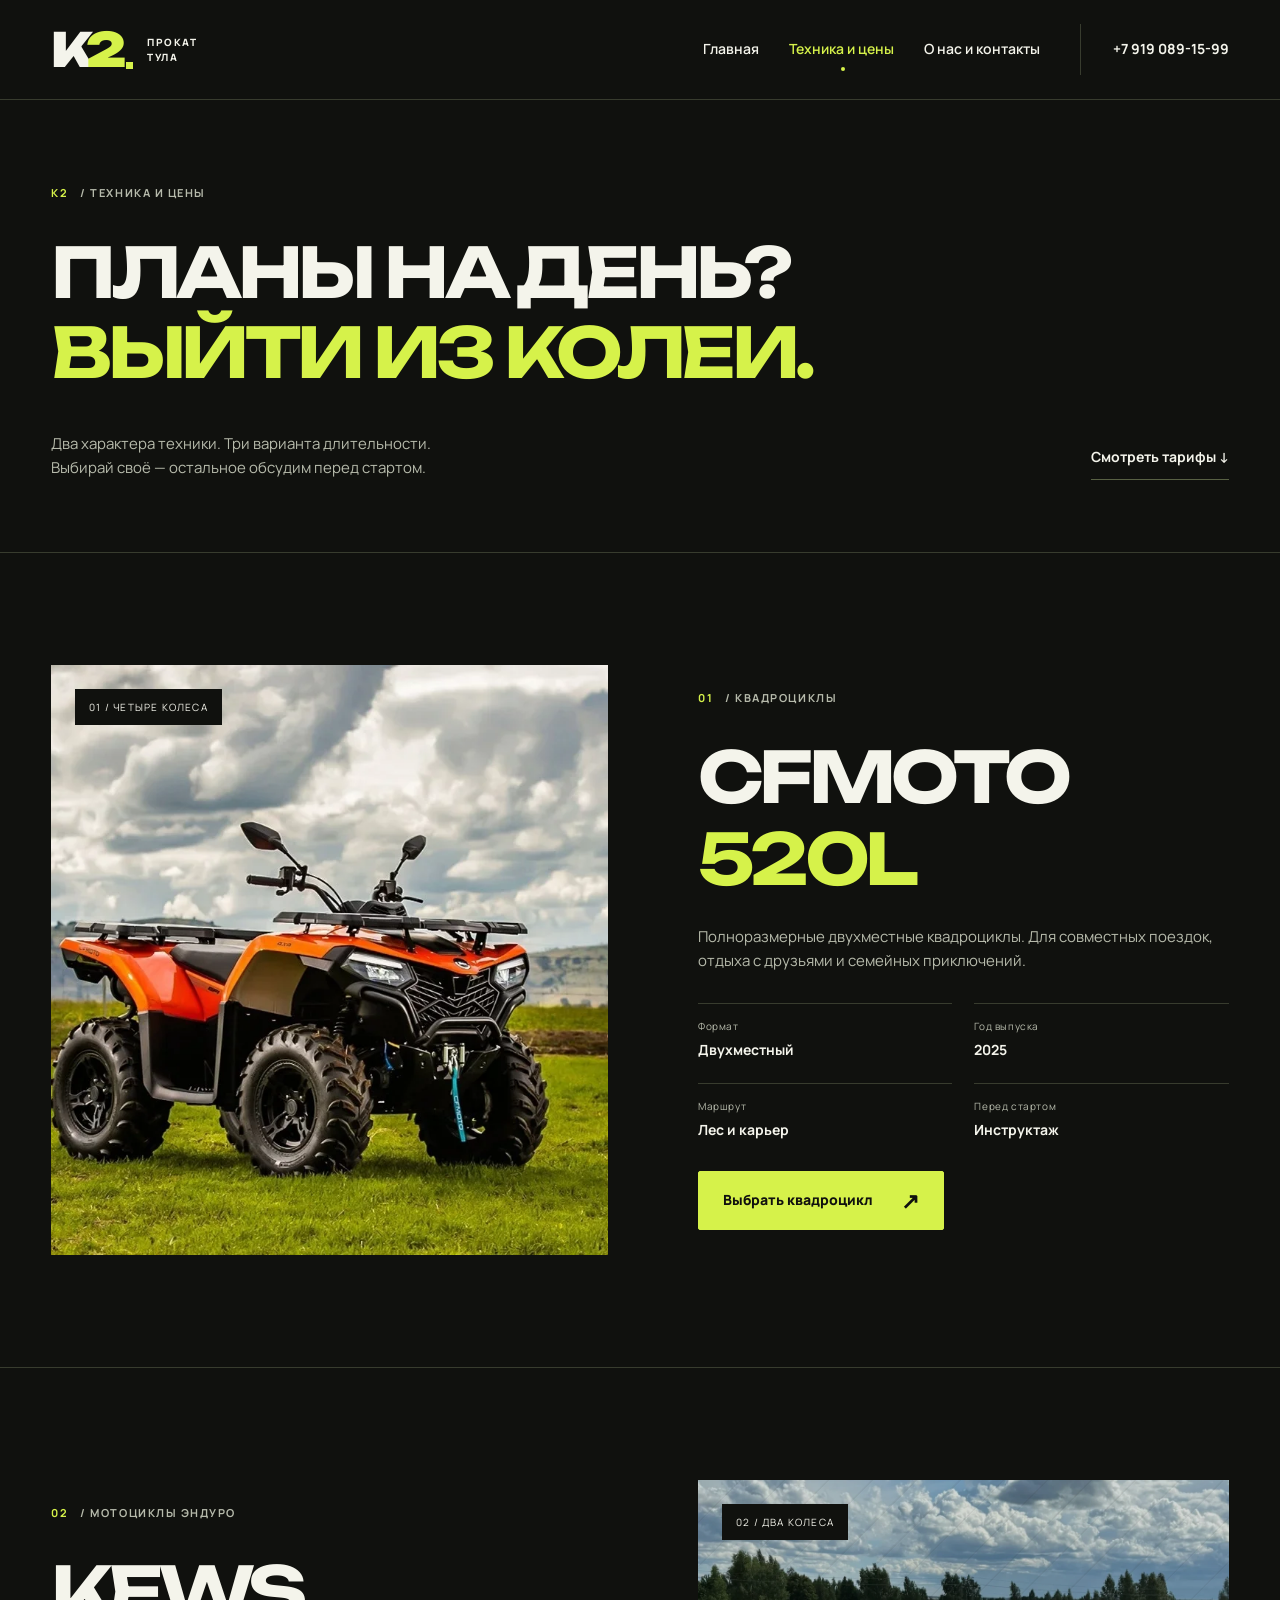
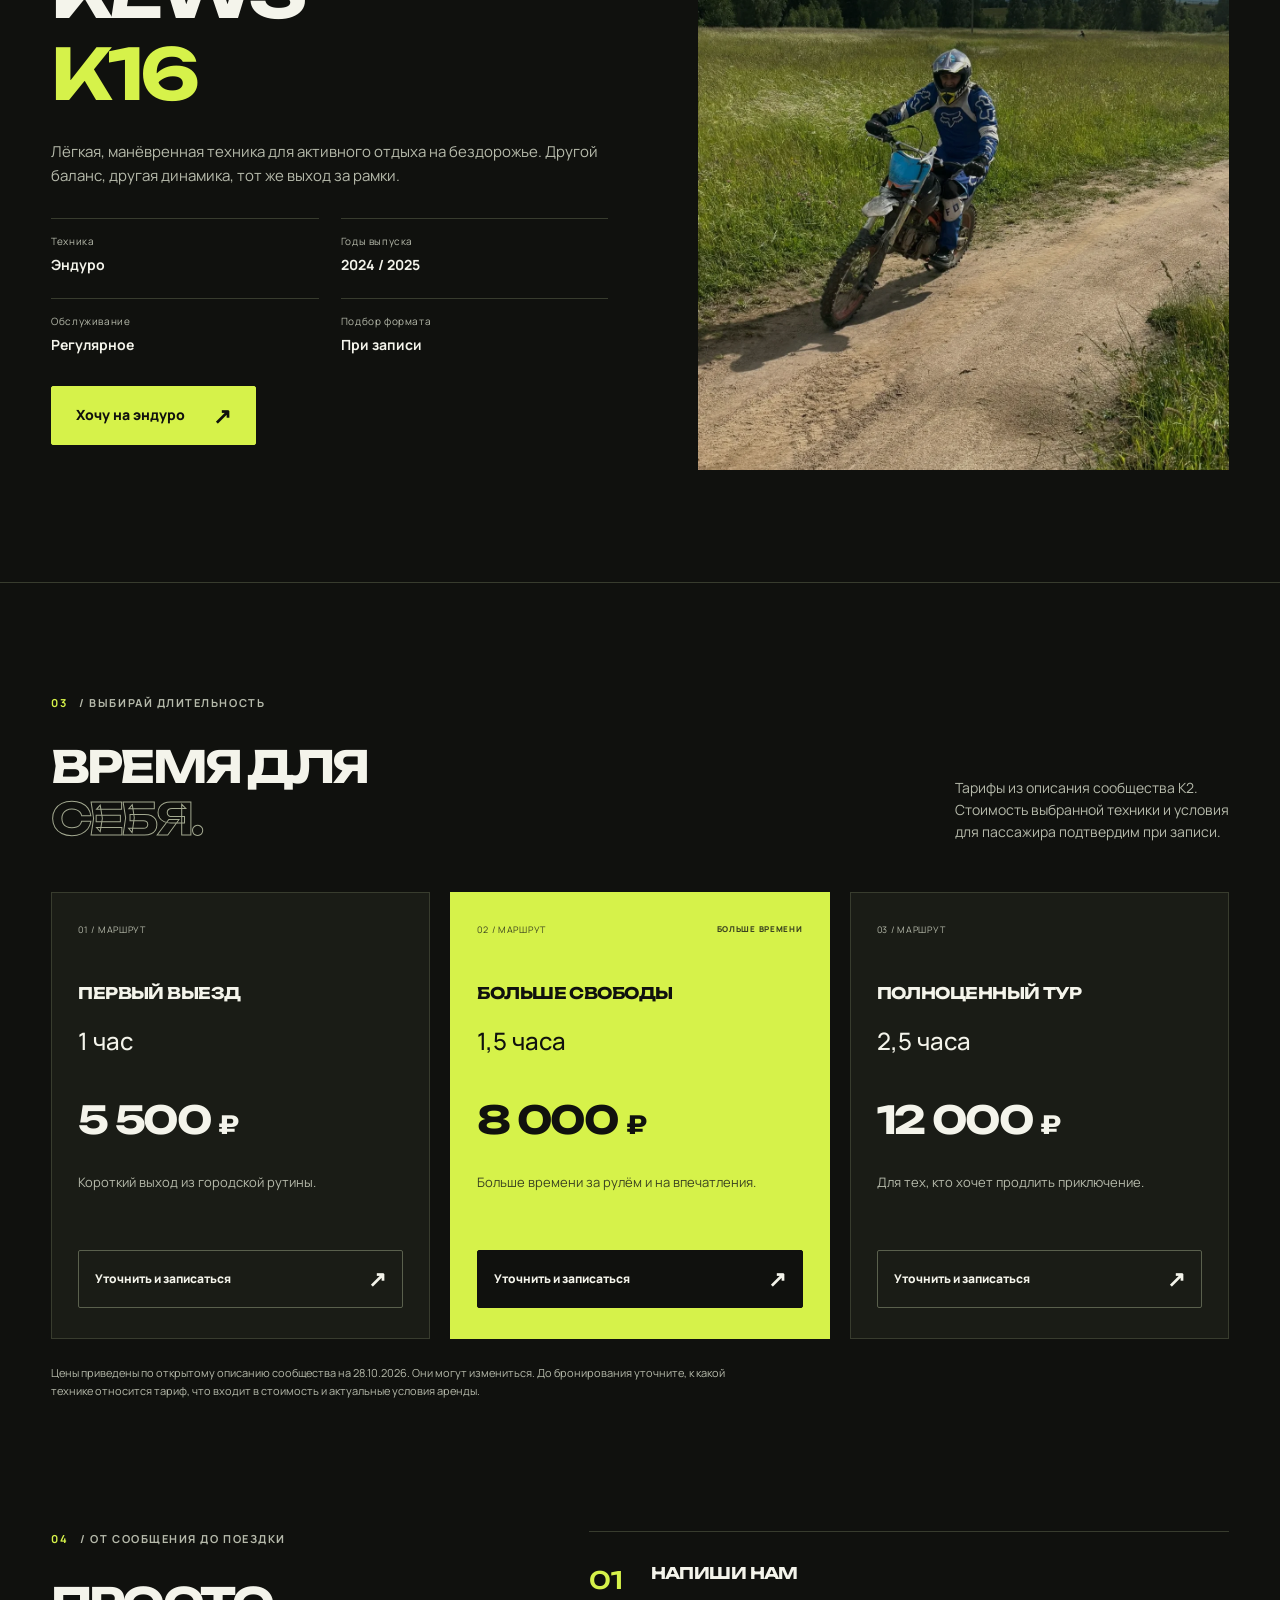
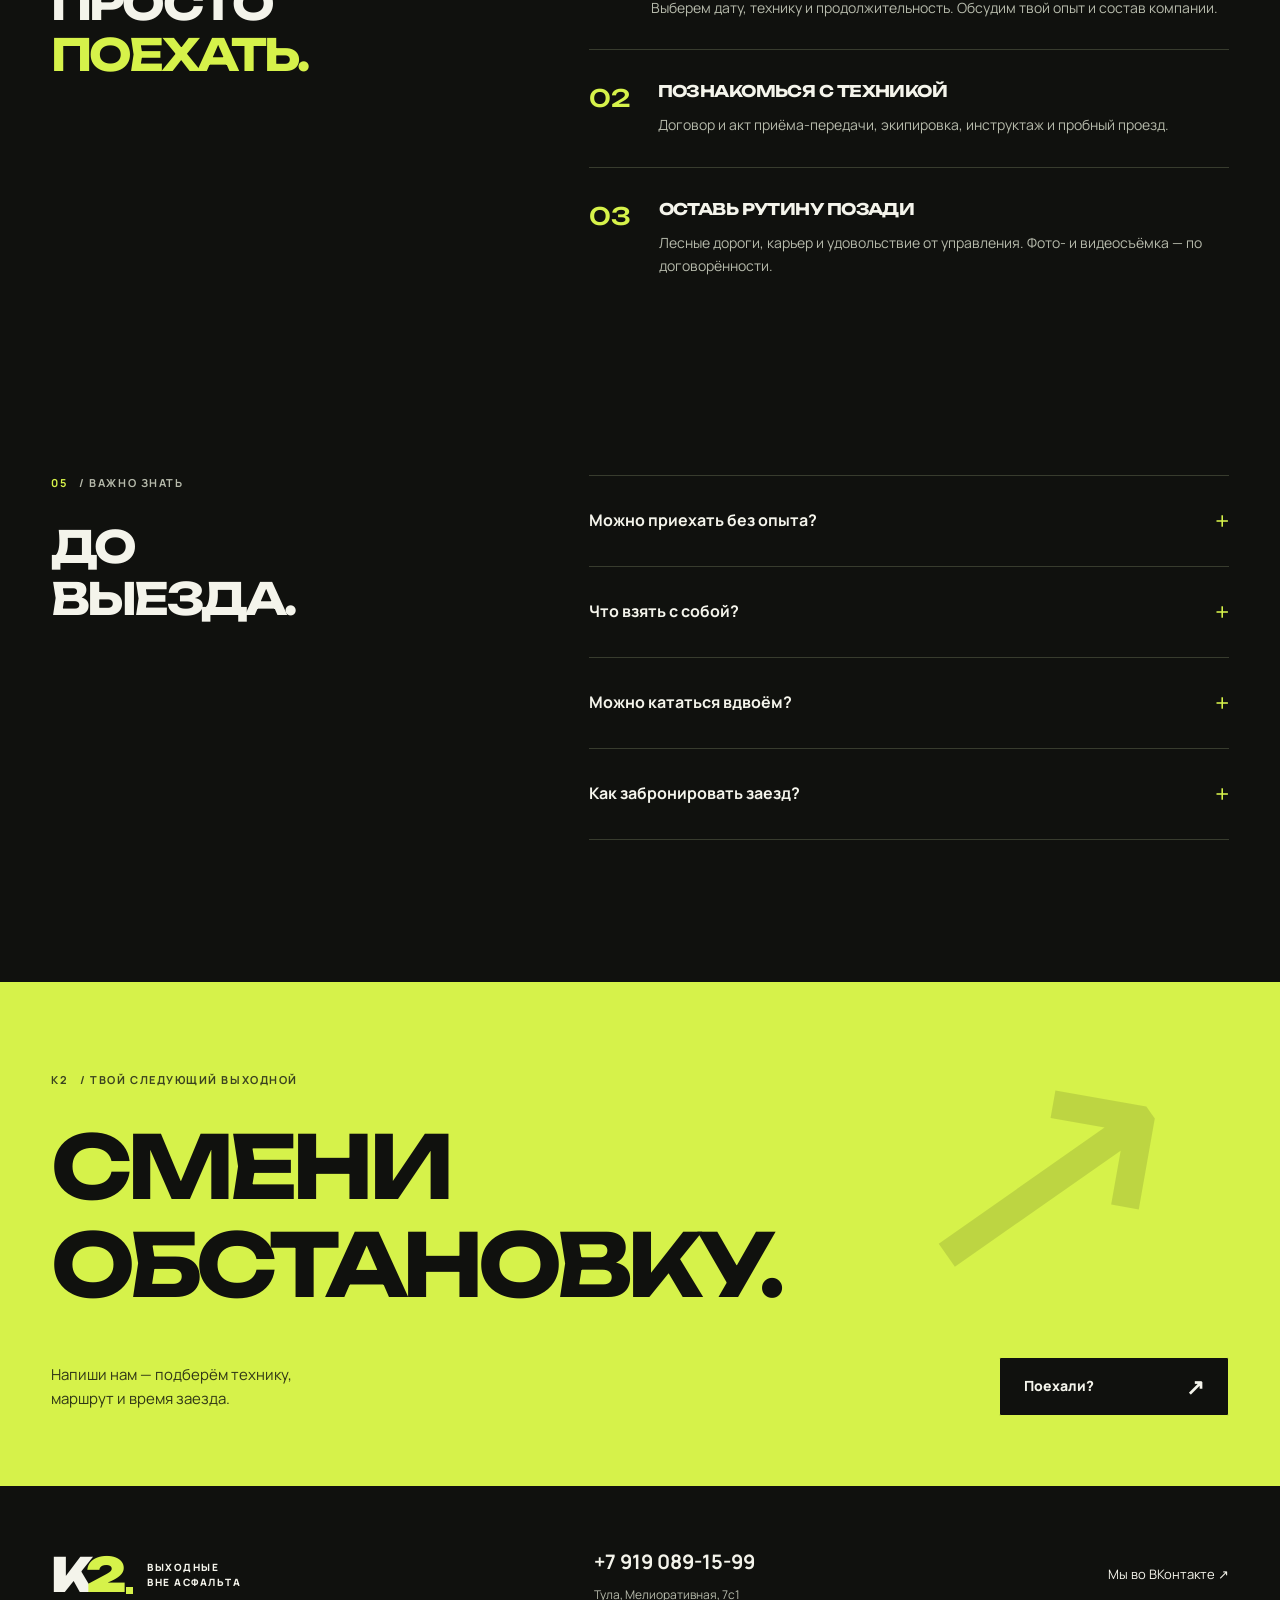
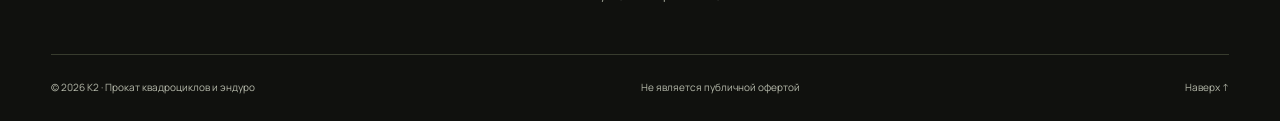
<file: rental.html>
<!doctype html>
<html lang="ru"><head><meta charset="utf-8"><meta name="viewport" content="width=device-width, initial-scale=1"><meta name="theme-color" content="#10110e"><title>Техника и цены — K2, прокат в Туле</title><meta name="description" content="Прокат CFMOTO 520L и KEWS K16 в Туле. Тарифы на 1 час, 1,5 часа и тур 2,5 часа. Условия и запись на заезд."><meta property="og:title" content="Техника и цены — K2, прокат в Туле"><meta property="og:description" content="Прокат CFMOTO 520L и KEWS K16 в Туле. Тарифы на 1 час, 1,5 часа и тур 2,5 часа. Условия и запись на заезд."><meta property="og:type" content="website"><link rel="icon" href="assets/favicon.svg" type="image/svg+xml"><link rel="stylesheet" href="assets/fonts/fonts.css"><link rel="stylesheet" href="assets/site.css"><script src="assets/site.js" defer></script></head>
<body><a class="skip" href="#main">К содержанию</a><header class="header"><a class="brand" href="index.html" aria-label="K2 — главная"><span class="brand-mark">K<span>2</span><i></i></span><span class="brand-caption">ПРОКАТ<br>ТУЛА</span></a><nav class="nav" id="navigation" aria-label="Основная навигация"><a href="index.html" >Главная</a><a href="rental.html" aria-current=page>Техника и цены</a><a href="contacts.html" >О нас и контакты</a></nav><a class="header-phone" href="tel:+79190891599">+7 919 089-15-99</a><button class="menu-toggle" aria-expanded="false" aria-controls="navigation" aria-label="Открыть меню"><span></span><span></span></button></header>
<main id="main"><section class="page-intro section"><p class="eyebrow"><span>K2</span> / ТЕХНИКА И ЦЕНЫ</p><h1>ПЛАНЫ НА ДЕНЬ?<br><span class="accent">ВЫЙТИ ИЗ КОЛЕИ.</span></h1><div class="intro-bottom"><p>Два характера техники. Три варианта длительности.<br>Выбирай своё — остальное обсудим перед стартом.</p><a class="text-link" href="#prices">Смотреть тарифы ↓</a></div></section>
<section class="section machine" id="atv"><div class="machine-photo"><img class="" src="assets/img/ride-0.webp" alt="Квадроцикл CFMOTO в парке K2" loading=eager decoding="sync"><span class="tag">01 / ЧЕТЫРЕ КОЛЕСА</span></div><div class="machine-copy reveal"><p class="eyebrow"><span>01</span> / КВАДРОЦИКЛЫ</p><h2>CFMOTO<br><span class="accent">520L</span></h2><p>Полноразмерные двухместные квадроциклы. Для совместных поездок, отдыха с друзьями и семейных приключений.</p><dl class="specs"><div><dt>Формат</dt><dd>Двухместный</dd></div><div><dt>Год выпуска</dt><dd>2025</dd></div><div><dt>Маршрут</dt><dd>Лес и карьер</dd></div><div><dt>Перед стартом</dt><dd>Инструктаж</dd></div></dl><a class="button" href="https://vk.me/k2renttula" target="_blank" rel="noopener noreferrer">Выбрать квадроцикл <span aria-hidden="true">↗</span></a></div></section>
<section class="section machine machine-reverse" id="enduro"><div class="machine-photo enduro-photo"><img src="assets/img/enduro.webp" alt="Гость K2 на эндуро на грунтовой дороге" loading="eager" decoding="sync"><span class="tag">02 / ДВА КОЛЕСА</span></div><div class="machine-copy reveal"><p class="eyebrow"><span>02</span> / МОТОЦИКЛЫ ЭНДУРО</p><h2>KEWS<br><span class="accent">K16</span></h2><p>Лёгкая, манёвренная техника для активного отдыха на бездорожье. Другой баланс, другая динамика, тот же выход за рамки.</p><dl class="specs"><div><dt>Техника</dt><dd>Эндуро</dd></div><div><dt>Годы выпуска</dt><dd>2024 / 2025</dd></div><div><dt>Обслуживание</dt><dd>Регулярное</dd></div><div><dt>Подбор формата</dt><dd>При записи</dd></div></dl><a class="button" href="https://vk.me/k2renttula" target="_blank" rel="noopener noreferrer">Хочу на эндуро <span aria-hidden="true">↗</span></a></div></section>
<section class="section pricing" id="prices"><div class="section-heading reveal"><div><p class="eyebrow"><span>03</span> / ВЫБИРАЙ ДЛИТЕЛЬНОСТЬ</p><h2>ВРЕМЯ ДЛЯ<br><span class="outline">СЕБЯ.</span></h2></div><p>Тарифы из описания сообщества K2.<br>Стоимость выбранной техники и условия<br>для пассажира подтвердим при записи.</p></div><div class="price-grid"><article class="price-card reveal "><div class="price-top"><span>01 / МАРШРУТ</span></div><h3>ПЕРВЫЙ ВЫЕЗД</h3><p class="duration">1 час</p><p class="price">5 500 <span>₽</span></p><p class="price-desc">Короткий выход из городской рутины.</p><a class="button button-outline" href="https://vk.me/k2renttula" target="_blank" rel="noopener noreferrer">Уточнить и записаться <span aria-hidden="true">↗</span></a></article><article class="price-card reveal featured"><div class="price-top"><span>02 / МАРШРУТ</span><b>БОЛЬШЕ ВРЕМЕНИ</b></div><h3>БОЛЬШЕ СВОБОДЫ</h3><p class="duration">1,5 часа</p><p class="price">8 000 <span>₽</span></p><p class="price-desc">Больше времени за рулём и на впечатления.</p><a class="button button-dark" href="https://vk.me/k2renttula" target="_blank" rel="noopener noreferrer">Уточнить и записаться <span aria-hidden="true">↗</span></a></article><article class="price-card reveal "><div class="price-top"><span>03 / МАРШРУТ</span></div><h3>ПОЛНОЦЕННЫЙ ТУР</h3><p class="duration">2,5 часа</p><p class="price">12 000 <span>₽</span></p><p class="price-desc">Для тех, кто хочет продлить приключение.</p><a class="button button-outline" href="https://vk.me/k2renttula" target="_blank" rel="noopener noreferrer">Уточнить и записаться <span aria-hidden="true">↗</span></a></article></div><p class="price-note">Цены приведены по открытому описанию сообщества на 28.10.2026. Они могут измениться. До бронирования уточните, к какой технике относится тариф, что входит в стоимость и актуальные условия аренды.</p></section>
<section class="section preparation"><div><p class="eyebrow"><span>04</span> / ОТ СООБЩЕНИЯ ДО ПОЕЗДКИ</p><h2>ПРОСТО<br><span class="accent">ПОЕХАТЬ.</span></h2></div><ol class="steps"><li><span>01</span><div><h3>НАПИШИ НАМ</h3><p>Выберем дату, технику и продолжительность. Обсудим твой опыт и состав компании.</p></div></li><li><span>02</span><div><h3>ПОЗНАКОМЬСЯ С ТЕХНИКОЙ</h3><p>Договор и акт приёма-передачи, экипировка, инструктаж и пробный проезд.</p></div></li><li><span>03</span><div><h3>ОСТАВЬ РУТИНУ ПОЗАДИ</h3><p>Лесные дороги, карьер и удовольствие от управления. Фото- и видеосъёмка — по договорённости.</p></div></li></ol></section>
<section class="section faq-section"><div><p class="eyebrow"><span>05</span> / ВАЖНО ЗНАТЬ</p><h2>ДО<br>ВЫЕЗДА.</h2></div><div class="faq-list"><details><summary>Можно приехать без опыта?<span aria-hidden="true">+</span></summary><p>Перед арендой проводим инструктаж и тестовый проезд. Расскажи при записи о своём опыте: поможем выбрать подходящую технику и формат.</p></details><details><summary>Что взять с собой?<span aria-hidden="true">+</span></summary><p>Надень удобную одежду по погоде и закрытую обувь, которую не жалко испачкать. Комплект экипировки и необходимые документы уточни при записи.</p></details><details><summary>Можно кататься вдвоём?<span aria-hidden="true">+</span></summary><p>CFMOTO 520L — полноразмерный двухместный квадроцикл. Условия поездки с пассажиром и итоговую стоимость уточни у администратора.</p></details><details><summary>Как забронировать заезд?<span aria-hidden="true">+</span></summary><p>Напиши в сообщения сообщества ВКонтакте или позвони по номеру +7 919 089-15-99. Согласуем дату, время, технику и стоимость. Кнопка записи открывает диалог с K2.</p></details></div></section><section class="cta section"><div class="cta-orbit" aria-hidden="true">↗</div><p class="eyebrow"><span>K2</span> / ТВОЙ СЛЕДУЮЩИЙ ВЫХОДНОЙ</p><h2>СМЕНИ<br>ОБСТАНОВКУ<span class="accent">.</span></h2><div class="cta-bottom"><p>Напиши нам — подберём технику,<br>маршрут и время заезда.</p><a class="button" href="https://vk.me/k2renttula" target="_blank" rel="noopener noreferrer">Поехали? <span aria-hidden="true">↗</span></a></div></section></main>
<footer class="footer"><div class="footer-top"><a class="brand" href="index.html"><span class="brand-mark">K<span>2</span><i></i></span><span class="brand-caption">ВЫХОДНЫЕ<br>ВНЕ АСФАЛЬТА</span></a><div><a href="tel:+79190891599">+7 919 089-15-99</a><p>Тула, Мелиоративная, 7с1</p></div><a href="https://vk.ru/k2renttula" target="_blank" rel="noopener noreferrer">Мы во ВКонтакте ↗</a></div><div class="footer-bottom"><span>© <span data-year>2026</span> K2 · Прокат квадроциклов и эндуро</span><span>Не является публичной офертой</span><a href="#main">Наверх ↑</a></div></footer>
<dialog class="lightbox" aria-label="Просмотр фотографии"><button class="lightbox-close" aria-label="Закрыть фотографию">×</button><button class="lightbox-prev" aria-label="Предыдущая фотография">←</button><figure><img src="assets/img/ride-0.webp" alt=""><figcaption></figcaption></figure><button class="lightbox-next" aria-label="Следующая фотография">→</button></dialog></body></html>
</file>
<file: assets/fonts/fonts.css>
@font-face {
  font-family: 'Manrope';
  font-style: normal;
  font-weight: 400;
  font-display: swap;
  src: url(font-0.ttf) format('truetype');
}
@font-face {
  font-family: 'Manrope';
  font-style: normal;
  font-weight: 500;
  font-display: swap;
  src: url(font-1.ttf) format('truetype');
}
@font-face {
  font-family: 'Manrope';
  font-style: normal;
  font-weight: 600;
  font-display: swap;
  src: url(font-2.ttf) format('truetype');
}
@font-face {
  font-family: 'Manrope';
  font-style: normal;
  font-weight: 700;
  font-display: swap;
  src: url(font-3.ttf) format('truetype');
}
@font-face {
  font-family: 'Manrope';
  font-style: normal;
  font-weight: 800;
  font-display: swap;
  src: url(font-4.ttf) format('truetype');
}
@font-face {
  font-family: 'Unbounded';
  font-style: normal;
  font-weight: 500;
  font-display: swap;
  src: url(font-5.ttf) format('truetype');
}
@font-face {
  font-family: 'Unbounded';
  font-style: normal;
  font-weight: 600;
  font-display: swap;
  src: url(font-6.ttf) format('truetype');
}
@font-face {
  font-family: 'Unbounded';
  font-style: normal;
  font-weight: 700;
  font-display: swap;
  src: url(font-7.ttf) format('truetype');
}
@font-face {
  font-family: 'Unbounded';
  font-style: normal;
  font-weight: 800;
  font-display: swap;
  src: url(font-8.ttf) format('truetype');
}
@font-face {
  font-family: 'Unbounded';
  font-style: normal;
  font-weight: 900;
  font-display: swap;
  src: url(font-9.ttf) format('truetype');
}
</file>
<file: assets/site.css>
:root{--bg:#10110e;--surface:#1a1c16;--ink:#f4f4eb;--dim:#b6baab;--accent:#d6f24a;--line:#383c2e;--display:'Unbounded',sans-serif;--body:'Manrope',Arial,sans-serif}*{box-sizing:border-box}html{scroll-behavior:smooth;scroll-padding-top:100px}body{margin:0;background:var(--bg);color:var(--ink);font:16px/1.6 var(--body);overflow-x:clip}a{color:inherit;text-decoration:none}button,input{font:inherit}button,a{-webkit-tap-highlight-color:transparent}button{color:inherit}button:not(:disabled),summary{cursor:pointer}img{display:block;width:100%;height:100%;object-fit:cover}h1,h2,h3,p,figure{margin:0}h1,h2,h3{font-family:var(--display);font-weight:700}h1,h2{line-height:1.16;letter-spacing:-.065em}h1{font-size:clamp(36px,5.9vw,92px)}h2{font-size:clamp(30px,3.45vw,54px)}h3{line-height:1.4;letter-spacing:-.035em}p{max-width:65ch}a,button{touch-action:manipulation}a:focus-visible,button:focus-visible,summary:focus-visible{outline:3px solid var(--accent);outline-offset:6px}.skip{position:fixed;top:-100px;left:20px;padding:12px 20px;background:var(--accent);color:var(--bg);z-index:100}.skip:focus{top:16px}.header{height:100px;display:flex;align-items:center;gap:40px;padding:0 4vw;border-bottom:1px solid var(--line);position:relative;z-index:20;background:var(--bg)}.brand{display:flex;align-items:center;gap:18px;flex-shrink:0}.brand-mark{font-family:var(--display);font-size:47px;font-weight:900;line-height:1;letter-spacing:-7px;position:relative;padding-right:9px}.brand-mark>span{color:var(--accent)}.brand-mark i{display:block;background:var(--accent);width:7px;height:7px;position:absolute;right:-4px;bottom:4px}.brand-caption{font-size:10px;font-weight:800;line-height:1.5;letter-spacing:.15em}.nav{display:flex;gap:30px;margin-left:auto;font-size:14px;font-weight:600}.nav a{position:relative;padding:14px 0}.nav a[aria-current],.nav a:hover{color:var(--accent)}.nav a[aria-current]:after{content:'';width:4px;height:4px;background:var(--accent);position:absolute;bottom:4px;left:50%;border-radius:50%}.header-phone{font-size:14px;font-weight:700;border-left:1px solid var(--line);padding:14px 0 14px 32px}.menu-toggle{display:none;border:0;background:none;width:48px;height:48px;padding:12px}.menu-toggle span{display:block;background:var(--ink);height:2px;margin:6px 0;transition:transform .25s}.section{padding:112px 4vw;max-width:1680px;margin:auto}.eyebrow{display:flex;align-items:center;gap:12px;font-size:11px;line-height:1.5;font-weight:700;letter-spacing:.14em;margin-bottom:30px;color:var(--dim)}.eyebrow>span{color:var(--accent)}.status-dot{display:inline-block;width:7px;height:7px;background:var(--accent);border-radius:50%;box-shadow:0 0 20px #d6f24a55}.accent{color:var(--accent)}.outline{color:var(--ink)}@supports(-webkit-text-stroke:1px white){.outline{color:transparent;-webkit-text-stroke:1px #a3a990}}.muted{color:var(--dim)}.button{display:inline-flex;min-height:58px;align-items:center;justify-content:space-between;gap:28px;background:var(--accent);color:var(--bg);padding:17px 24px;font-size:14px;font-weight:800;border:1px solid var(--accent);border-radius:2px;transition:background .25s,transform .25s,color .25s}.button span{font-size:22px;line-height:1}.button:hover{background:#e4ff6d;transform:translateY(-3px)}.button-outline{background:transparent;color:var(--ink);border-color:#5a604d}.button-outline:hover{color:var(--bg)}.button-dark{background:var(--bg);color:var(--ink);border-color:var(--bg)}.button-dark:hover{background:#2c3020;color:var(--ink)}.text-link{display:inline-flex;min-height:44px;align-items:center;gap:20px;font-size:14px;font-weight:700;border-bottom:1px solid #586043;padding:8px 0}.text-link:hover{color:var(--accent)}.hero{display:grid;grid-template-columns:55% 45%;min-height:710px;max-width:1680px;margin:auto}.hero-copy{padding:64px 3vw 30px 4vw;display:flex;flex-direction:column;position:relative;z-index:1}.hero .eyebrow{margin-bottom:30px;font-size:10px}.hero h1{font-size:clamp(46px,5.65vw,88px);line-height:1.11}.hero-lead{font-size:16px;color:var(--dim);margin:30px 0 28px;line-height:1.8}.hero-actions{display:flex;align-items:center;gap:28px;flex-wrap:wrap}.hero-meta{display:flex;justify-content:space-between;gap:16px;font-size:9px;letter-spacing:.1em;padding-top:48px;margin-top:auto;color:var(--dim)}.hero-meta a{min-height:24px}.hero-visual{position:relative;overflow:hidden;min-height:660px;background:#33402a}.hero-visual>img{position:absolute;inset:0;object-position:54% center;filter:brightness(.77);animation:hero-in 1.8s ease both;transform:scale(1.02)}.hero-visual:after{content:'';position:absolute;inset:0;background:linear-gradient(180deg,#0003,transparent 35%,#000a)}.visual-top{position:absolute;z-index:2;top:32px;left:32px;font-size:10px;letter-spacing:.15em;border:1px solid #ffffff70;padding:10px 14px}.visual-bottom{position:absolute;z-index:2;bottom:32px;left:32px;right:32px;display:flex;justify-content:space-between;align-items:flex-end;font-size:10px;letter-spacing:.12em;line-height:2}.visual-bottom strong{font-size:12px}.round-arrow{display:flex;align-items:center;justify-content:center;width:54px;height:54px;border:1px solid #d6f24a80;border-radius:50%;background:var(--accent);color:var(--bg);font:32px/1 Arial,sans-serif}.vertical-label{writing-mode:vertical-rl;position:absolute;top:120px;right:20px;z-index:3;font-size:10px;letter-spacing:.3em}.ticker{padding:20px 0;background:var(--accent);color:var(--bg);overflow:hidden;border-top:1px solid var(--bg);border-bottom:1px solid var(--bg)}.ticker>div{display:flex;width:max-content;align-items:center;gap:42px;animation:ticker 38s linear infinite}.ticker span{font:700 17px/1.5 var(--display);letter-spacing:-.03em}.ticker b{font-size:27px;line-height:1}.section-heading{display:flex;align-items:flex-end;justify-content:space-between;gap:40px;margin-bottom:48px}.section-heading>p{font-size:14px;color:var(--dim);flex-shrink:0}.fleet-grid{display:grid;grid-template-columns:1fr 1fr;gap:28px}.fleet-photo{height:430px;position:relative;overflow:hidden;background:var(--surface)}.fleet-photo img{transition:transform .8s cubic-bezier(.2,.8,.2,1)}.fleet-card:hover img{transform:scale(1.05)}.tag{position:absolute;left:24px;top:24px;z-index:2;font-size:10px;letter-spacing:.12em;background:var(--bg);padding:10px 14px;color:var(--ink)}.fleet-photo .round-arrow{position:absolute;bottom:24px;right:24px;transition:transform .3s}.fleet-card:hover .round-arrow{transform:rotate(45deg)}.fleet-caption{display:flex;align-items:center;justify-content:space-between;gap:16px;padding:26px 0;border-bottom:1px solid var(--line)}.fleet-caption h3{font-size:23px}.fleet-caption p{color:var(--dim);font-size:12px;margin-top:8px}.fleet-caption>span{font-size:10px;font-weight:800;white-space:nowrap}.enduro-photo{background:var(--accent)!important;color:var(--bg);position:relative;overflow:hidden;isolation:isolate}.enduro-photo:after{content:'';position:absolute;inset:0;background:repeating-linear-gradient(135deg,transparent,transparent 29px,#10110e0d 30px,#10110e0d 31px);pointer-events:none}.type-poster{font-family:var(--display);font-weight:900;font-size:clamp(64px,10vw,156px);line-height:.95;letter-spacing:-.075em;padding:85px 35px 25px;transform:rotate(-7deg)}.type-poster>span{color:transparent;-webkit-text-stroke:2px var(--bg)}.type-poster>i{font-family:Arial,sans-serif;position:absolute;right:30px;bottom:30px;font-style:normal;font-size:100px}.enduro-photo .round-arrow{background:var(--bg);color:var(--accent);border-color:var(--bg)}.route-section{display:grid;grid-template-columns:1.15fr 1fr;gap:8vw;padding-top:0;align-items:center}.route-photo{height:670px;position:relative}.route-photo:after{content:'';position:absolute;inset:60% 0 0;background:linear-gradient(transparent,#0009)}.image-note{position:absolute;left:24px;bottom:24px;z-index:2;font-size:10px;letter-spacing:.12em}.route-copy h2{font-size:clamp(52px,6.5vw,100px);line-height:1.05;margin-bottom:34px}.route-copy p:not(.eyebrow){margin-bottom:20px;font-size:15px}.experience{background:var(--surface);max-width:none}.experience .section-heading,.floating-stage,.review-note{max-width:1545px;margin-left:auto;margin-right:auto}.floating-stage{display:grid;grid-template-columns:repeat(4,1fr);gap:20px;padding:40px 0 60px}.float-card{position:relative;background:#24271e;border:1px solid #404631;padding:26px 24px 32px;animation:card-float 7s ease-in-out infinite;--rotation:-3deg}.float-card:nth-child(2){--rotation:3deg;animation-delay:-2s}.float-card:nth-child(3){--rotation:-2deg;animation-delay:-4s}.float-card:nth-child(4){--rotation:4deg;animation-delay:-1s}.float-card:hover,.floating-stage:focus-within .float-card{animation-play-state:paused}.card-index{font-size:10px;color:var(--dim);letter-spacing:.12em}.float-symbol{display:block;color:var(--accent);font-size:52px;margin:20px 0 30px;line-height:1}.float-card h3{font-size:16px;line-height:1.5;margin-bottom:16px}.float-card p{color:var(--dim);font-size:13px;line-height:1.9}.review-note{border-top:1px solid #404631;padding-top:28px;display:flex;align-items:center;justify-content:space-between;gap:28px}.review-note>span{font-size:10px;letter-spacing:.12em;color:var(--accent)}.review-note>p{font-size:13px;color:var(--dim)}.photo-grid{display:grid;grid-template-columns:repeat(3,minmax(0,1fr));gap:18px}.photo-button{padding:0;border:0;position:relative;height:380px;overflow:hidden;background:var(--surface);border-radius:0;text-align:left}.photo-button img{transition:transform .7s}.photo-button:hover img{transform:scale(1.05)}.photo-button>span{position:absolute;bottom:18px;right:18px;display:grid;place-items:center;width:44px;height:44px;border-radius:50%;background:var(--ink);color:var(--bg);font-size:24px}.moments .photo-1{transform:translateY(32px)}.faq-section{display:grid;grid-template-columns:1fr 1.4fr;gap:80px;padding-top:56px}.faq-list details{border-top:1px solid var(--line);padding:0}.faq-list details:last-child{border-bottom:1px solid var(--line)}summary{display:flex;align-items:center;justify-content:space-between;gap:20px;list-style:none;padding:25px 0;font-size:16px;font-weight:700}summary::-webkit-details-marker{display:none}summary span{font-size:25px;font-weight:400;color:var(--accent);transition:transform .2s}details[open] summary span{transform:rotate(45deg)}details>p{padding:0 48px 26px 0;color:var(--dim);font-size:14px;line-height:1.9}.cta{margin-top:30px;background:var(--accent);color:var(--bg);position:relative;overflow:hidden;isolation:isolate;max-width:none;padding-top:90px;padding-bottom:70px}.cta .eyebrow,.cta .eyebrow span{color:#3b4320}.cta h2{font-size:clamp(38px,6.8vw,108px);line-height:1.12;position:relative}.cta .accent{color:var(--bg)}.cta-bottom{display:flex;align-items:center;justify-content:space-between;gap:40px;position:relative;margin-top:44px}.cta-bottom p{font-size:15px;color:#303716}.cta .button{background:var(--bg);color:var(--ink);min-width:230px}.cta .button:hover{background:#30371e}.cta-orbit{position:absolute;right:7vw;top:20px;font:400 340px/1 Arial,sans-serif;opacity:.12;transform:rotate(10deg);z-index:-1}.footer{padding:60px 4vw 26px}.footer-top{display:flex;align-items:center;justify-content:space-between;gap:32px;padding-bottom:50px}.footer-top>div>a{font-weight:700;font-size:20px}.footer-top p{font-size:12px;color:var(--dim);margin-top:7px}.footer-top>a:last-child{font-size:13px}.footer-bottom{border-top:1px solid var(--line);padding-top:24px;display:flex;justify-content:space-between;gap:24px;font-size:10px;color:var(--dim)}.page-intro{padding-top:85px;padding-bottom:72px;border-bottom:1px solid var(--line)}.page-intro h1{font-size:clamp(34px,5.4vw,84px)}.intro-bottom{display:flex;justify-content:space-between;gap:32px;align-items:flex-end;margin-top:40px}.intro-bottom>p{font-size:15px;color:var(--dim)}.machine{display:grid;grid-template-columns:1.05fr 1fr;gap:7vw;align-items:center;border-bottom:1px solid var(--line)}.machine-photo{height:590px;position:relative}.machine-copy h2{font-size:clamp(46px,5.5vw,86px);margin-bottom:25px}.machine-copy>p:not(.eyebrow){color:var(--dim);font-size:15px}.specs{display:grid;grid-template-columns:1fr 1fr;gap:22px;margin:30px 0}.specs>div{border-top:1px solid var(--line);padding-top:14px}.specs dt{font-size:10px;letter-spacing:.06em;color:var(--dim);margin-bottom:5px}.specs dd{margin:0;font-size:14px;font-weight:700}.machine-reverse .machine-photo{order:2}.machine-reverse .type-poster{padding-top:140px;font-size:clamp(90px,11vw,170px)}.price-grid{display:grid;grid-template-columns:repeat(3,1fr);gap:20px}.price-card{border:1px solid var(--line);padding:30px 26px;display:flex;flex-direction:column;background:var(--surface)}.price-top{display:flex;justify-content:space-between;gap:10px;font-size:9px;letter-spacing:.08em;color:var(--dim);min-height:25px}.price-top b{font-size:8px;font-weight:800}.price-card h3{font-size:16px;margin:34px 0 18px}.duration{font-size:24px;font-weight:500}.price{font-family:var(--display);font-weight:700;font-size:clamp(25px,3vw,48px);letter-spacing:-.06em;margin:28px 0 22px;white-space:nowrap}.price>span{font-size:.65em}.price-desc{font-size:13px;color:var(--dim);margin-bottom:30px;min-height:48px}.price-card .button{margin-top:auto;font-size:12px;padding-left:16px;padding-right:16px;gap:12px}.price-card.featured{background:var(--accent);color:var(--bg);border-color:var(--accent)}.featured .price-top,.featured .price-desc{color:#3b4320}.price-note{font-size:11px;color:var(--dim);margin-top:25px;max-width:100ch}.preparation{display:grid;grid-template-columns:1fr 1.4fr;gap:80px;padding-top:20px}.steps{list-style:none;padding:0;margin:0}.steps li{display:flex;gap:28px;border-top:1px solid var(--line);padding:30px 0}.steps li>span{font:500 24px/1.5 var(--display);color:var(--accent)}.steps h3{font-size:16px;margin-bottom:12px}.steps p{color:var(--dim);font-size:14px}.about-split{display:grid;grid-template-columns:1fr 1fr;gap:7vw;align-items:center}.about-image{height:630px}.about-copy h2{margin-bottom:32px}.large-text{font-size:22px;line-height:1.65;margin-bottom:24px}.about-copy>p.muted{font-size:14px;margin-top:18px}.contact-section{display:grid;grid-template-columns:1fr 1.2fr;gap:7vw;border-top:1px solid var(--line);border-bottom:1px solid var(--line)}.contact-section>div>p.muted{font-size:14px;margin-top:28px}.contact-info>div{padding:0 0 28px;margin-bottom:28px;border-bottom:1px solid var(--line)}.contact-info>div:last-child{margin-bottom:0;padding-bottom:0;border-bottom:0}.label{font-size:10px;letter-spacing:.14em;color:var(--dim);display:block;margin-bottom:13px}.contact-phone{font-size:clamp(20px,2.5vw,38px);font-weight:700;letter-spacing:-.05em}.contact-address{font-size:22px;margin-bottom:10px}.contact-links{display:flex;gap:24px;align-items:center;flex-wrap:wrap}.album-link{margin-top:32px}.gallery-section .photo-button{height:340px}.lightbox{padding:0;border:1px solid var(--line);background:#10110ef5;width:96vw;height:94vh;max-width:1440px;max-height:1000px;color:var(--ink);overflow:hidden}.lightbox::backdrop{background:#000d;backdrop-filter:blur(8px)}.lightbox[open]{display:flex;align-items:center;justify-content:center}.lightbox figure{width:85%;height:85%;display:flex;flex-direction:column;align-items:center;justify-content:center}.lightbox figure img{height:calc(100% - 44px);width:100%;object-fit:contain}.lightbox figcaption{font-size:13px;margin-top:18px;color:var(--dim)}.lightbox button{background:var(--surface);border:1px solid var(--line);width:48px;height:48px;position:absolute;z-index:1;font:26px Arial,sans-serif}.lightbox-close{top:12px;right:12px}.lightbox-prev{left:12px;top:50%}.lightbox-next{right:12px;top:50%}.reveal{opacity:1;transform:none}.motion-ready .reveal{opacity:0;transform:translateY(25px);transition:opacity .7s,transform .7s}.motion-ready .reveal.is-visible{opacity:1;transform:none}@keyframes ticker{to{transform:translateX(-50%)}}@keyframes card-float{0%,100%{transform:translateY(0) rotate(var(--rotation))}50%{transform:translateY(-14px) rotate(calc(var(--rotation) * -1))}}@keyframes hero-in{from{transform:scale(1.12);opacity:.3}to{transform:scale(1.02);opacity:1}}
@media(min-width:1680px){.hero{border-left:1px solid var(--line);border-right:1px solid var(--line)}.header,.footer{padding-left:max(4vw,calc((100vw - 1545px)/2));padding-right:max(4vw,calc((100vw - 1545px)/2))}}@media(max-width:1150px){.header{gap:24px;height:88px}.nav{gap:22px;font-size:12px}.header-phone{font-size:12px;padding-left:24px}.brand-caption{font-size:8px}.hero{min-height:660px}.hero-copy{padding-top:48px}.hero h1{font-size:5.9vw}.hero-actions{gap:16px}.hero-actions .button{padding:16px 18px;font-size:12px;gap:18px}.hero-actions .text-link{font-size:12px}.section{padding-top:84px;padding-bottom:84px}.section-heading{gap:25px}.section-heading>p{font-size:12px}.fleet-photo{height:350px}.fleet-caption>span{display:none}.route-photo{height:570px}.floating-stage{grid-template-columns:repeat(2,1fr);gap:32px}.float-card{padding:24px 28px}.float-symbol{margin:18px 0}.review-note{flex-wrap:wrap}.machine-photo{height:540px}.price-card{padding:24px 18px}.price-card h3{font-size:13px}.price-card .button{font-size:10px}.price-top{flex-direction:column}.preparation,.faq-section{gap:45px}.contact-links .button{font-size:12px}.photo-button{height:300px}.gallery-section .photo-button{height:290px}.hero-visual{min-height:660px}.footer-top>div>a{font-size:18px}}
@media(max-width:760px){html{scroll-padding-top:80px}.header{height:80px;padding:0 22px;gap:18px}.brand-mark{font-size:38px;letter-spacing:-6px}.brand-caption{font-size:8px}.header-phone{margin-left:auto;font-size:0;border:0;padding:0}.header-phone:before{content:'Позвонить ↗';font-size:12px}.menu-toggle{display:block;flex-shrink:0;margin-right:-12px}.menu-toggle[aria-expanded=true] span:first-child{transform:translateY(4px) rotate(45deg)}.menu-toggle[aria-expanded=true] span:last-child{transform:translateY(-4px) rotate(-45deg)}.nav{display:none;position:absolute;top:79px;left:0;right:0;background:var(--bg);border-bottom:1px solid var(--line);padding:20px 24px 32px;margin:0;flex-direction:column;gap:8px;font-size:17px}.nav.is-open{display:flex}.nav a[aria-current]:after{display:none}.hero{grid-template-columns:1fr;min-height:0}.hero-copy{padding:40px 22px 28px}.hero .eyebrow{font-size:8px;letter-spacing:.1em;margin-bottom:25px;gap:8px}.hero h1{font-size:clamp(36px,10vw,70px);line-height:1.16;letter-spacing:-.07em}.hero-lead{font-size:14px;line-height:1.8;margin:24px 0}.hero-actions{gap:18px}.hero-actions .button{font-size:12px;min-height:54px}.hero-actions .text-link{font-size:11px;gap:10px}.hero-meta{padding-top:30px;font-size:8px;letter-spacing:.04em;align-items:center}.hero-visual{min-height:410px;height:65vh;max-height:580px;margin:0 22px 24px}.hero-visual>img{object-position:center 56%}.visual-top{font-size:8px;left:20px;top:20px;padding:8px 11px}.visual-bottom{left:20px;right:20px;bottom:20px;font-size:8px}.visual-bottom strong{font-size:9px}.vertical-label{right:14px;font-size:8px}.round-arrow{width:46px;height:46px;font-size:28px}.ticker{padding:16px 0}.ticker>div{gap:26px}.ticker span{font-size:13px}.ticker b{font-size:24px}.section{padding:68px 22px}.eyebrow{font-size:9px;margin-bottom:22px;letter-spacing:.11em}h2{font-size:clamp(25px,6.5vw,40px);line-height:1.25;letter-spacing:-.055em}.section-heading{display:block;margin-bottom:32px}.section-heading>p,.section-heading>a{margin-top:24px;font-size:13px}.fleet-grid{grid-template-columns:1fr;gap:34px}.fleet-photo{height:370px}.fleet-caption{padding:22px 0}.fleet-caption h3{font-size:20px}.fleet-caption p{font-size:11px}.tag{left:18px;top:18px;font-size:8px;padding:9px 12px}.type-poster{font-size:118px;padding:75px 28px 25px}.type-poster>i{font-size:85px}.route-section{grid-template-columns:1fr;gap:36px;padding-top:0}.route-photo{height:500px}.route-copy h2{font-size:65px;margin-bottom:28px}.route-copy p:not(.eyebrow){font-size:14px}.image-note{font-size:8px;left:18px;bottom:20px}.floating-stage{grid-template-columns:1fr;gap:30px;padding:15px 10px 40px;max-width:420px}.float-card{padding:24px;animation-duration:8s;--rotation:-2deg}.float-card:nth-child(2n){--rotation:2deg}.float-symbol{float:right;margin:12px 0 0 20px;font-size:44px}.float-card h3{font-size:15px;margin:28px 0 15px;max-width:230px}.float-card p{font-size:13px;clear:both}.review-note{display:block;padding-top:25px}.review-note>p{margin:14px 0}.review-note>.text-link{font-size:12px}.photo-grid{grid-template-columns:1fr 1fr;gap:12px}.moments .photo-0{grid-column:span 2;height:350px}.moments .photo-1{transform:none}.moments .photo-1,.moments .photo-2{height:250px}.photo-button>span{width:36px;height:36px;bottom:12px;right:12px;font-size:22px}.faq-section{grid-template-columns:1fr;gap:30px;padding-top:12px}.faq-section h2 br{display:none}.faq-list summary{font-size:14px;padding:22px 0;gap:16px}.faq-list details>p{font-size:13px;padding:0 18px 24px 0}.cta{padding:56px 22px;margin-top:0}.cta h2{font-size:clamp(28px,7.8vw,56px);line-height:1.23;letter-spacing:-.065em}.cta-bottom{display:block;margin-top:32px}.cta-bottom p{font-size:14px;margin-bottom:24px}.cta .button{min-width:220px}.cta-orbit{font-size:250px;top:45px;right:-40px}.footer{padding:45px 22px 24px}.footer-top{flex-wrap:wrap;gap:28px;padding-bottom:32px}.footer-top>.brand{width:100%}.footer-top>div>a{font-size:16px}.footer-top>a:last-child{font-size:11px}.footer-bottom{flex-wrap:wrap;font-size:9px;gap:14px 22px}.footer-bottom>span:first-child{width:100%}.footer-bottom>a{margin-left:auto}.page-intro{padding-top:48px;padding-bottom:45px}.page-intro h1{font-size:clamp(28px,6.8vw,50px);line-height:1.27;letter-spacing:-.07em}.intro-bottom{display:block;margin-top:28px}.intro-bottom>p{font-size:13px;line-height:1.9}.intro-bottom>.text-link{margin-top:22px}.machine{grid-template-columns:1fr;gap:34px}.machine-photo{height:420px}.machine-copy h2{font-size:58px;line-height:1.1}.machine-copy>p:not(.eyebrow){font-size:14px}.machine-reverse .machine-photo{order:0}.machine-reverse .type-poster{font-size:124px;padding-top:90px}.specs{gap:22px 14px}.specs dd{font-size:13px}.price-grid{grid-template-columns:1fr;gap:20px}.price-card{padding:28px 24px}.price-top{flex-direction:row;font-size:10px}.price-top b{font-size:8px}.price-card h3{font-size:17px;margin-top:30px}.price{font-size:48px;margin:22px 0}.price-desc{font-size:14px;min-height:0;margin-bottom:28px}.price-card .button{font-size:13px}.price-note{font-size:11px;line-height:1.9}.preparation{grid-template-columns:1fr;gap:30px;padding-top:10px}.steps li{gap:20px}.steps h3{font-size:14px}.steps p{font-size:13px}.steps li>span{font-size:20px}.about-split{grid-template-columns:1fr;gap:36px}.about-image{height:460px}.about-copy h2{font-size:clamp(24px,6vw,36px)}.large-text{font-size:20px}.about-copy>p.muted{font-size:13px}.contact-section{grid-template-columns:1fr;gap:36px}.contact-phone{font-size:24px}.contact-address{font-size:19px}.contact-links{gap:15px}.contact-links .button{font-size:13px}.contact-info .text-link{font-size:13px}.gallery-section .photo-grid{grid-template-columns:1fr 1fr}.gallery-section .photo-button{height:240px}.gallery-section .photo-0{grid-column:span 2;height:340px}.gallery-section .photo-3{grid-column:span 2;height:330px}.album-link{font-size:12px}.lightbox{width:100vw;height:90dvh;max-width:100vw;margin:auto}.lightbox figure{width:100%;height:80%}.lightbox figcaption{font-size:11px;padding:0 24px;text-align:center}.lightbox-prev,.lightbox-next{top:auto!important;bottom:20px}.lightbox-close{top:10px}.contact-section h2{font-size:38px}}
@media(max-width:360px){.header{gap:12px}.brand{gap:12px}.brand-caption{font-size:7px}.header-phone:before{font-size:10px}.hero h1{font-size:9.8vw}.hero-actions{gap:12px}.hero-actions .button{padding:15px 12px;gap:14px;font-size:11px}.hero-actions .text-link{font-size:10px}.hero-meta{font-size:7px}.page-intro h1{font-size:6.65vw}.fleet-photo{height:320px}.contact-phone{font-size:21px}}
@media(prefers-reduced-motion:reduce){html{scroll-behavior:auto}*,*:before,*:after{animation:none!important;transition:none!important}.motion-ready .reveal{opacity:1;transform:none}.hero-visual>img{transform:none}}
.enduro-photo>img{object-position:center 60%;filter:brightness(.85)}.enduro-photo .round-arrow{background:var(--accent);color:var(--bg)}
@media(max-width:760px){.cta-orbit{right:0;max-width:100%;font-size:190px}}

@media(max-width:760px){.cta-orbit{right:30px}}
@media(max-width:760px){.route-section,.machine,.about-split,.contact-section,.faq-section,.preparation{grid-template-columns:minmax(0,1fr)}.route-copy,.machine-copy{min-width:0}}
@media(max-width:360px){.route-copy h2{font-size:54px}.machine-copy h2{font-size:48px}.steps h3{font-size:12px}}
.float-card:hover{animation-play-state:paused!important}
</file>
<file: assets/home-hero.css>
/* Only the first screen changes. The supplied photo has no dark overlay. */
body.home-restored .header{position:fixed;inset:0 0 auto;z-index:30;background:rgba(16,17,14,.3);border-bottom-color:rgba(255,255,255,.2);transition:background .25s,border-color .25s}
body.home-restored .header.is-scrolled{background:rgba(16,17,14,.97);border-bottom-color:var(--line)}
body.home-restored .header-phone{border-left-color:rgba(255,255,255,.2)}
body.home-restored .hero.hero-fullscreen{display:block;position:relative;isolation:isolate;width:100%;height:100svh;min-height:640px;max-width:none;margin:0;overflow:hidden;background:#17120e;color:var(--ink)}
.fullscreen-art{position:absolute;inset:0;overflow:hidden;z-index:-3}
.fullscreen-image{position:absolute;left:50%;top:50%;width:max(100%,177.87234043svh);height:max(100svh,56.22009569vw);transform:translate(-50%,calc(-50% + 16px)) scale(1.05);display:grid;grid-template-columns:repeat(4,minmax(0,1fr));grid-template-rows:313fr 313fr 314fr;gap:0}
.fullscreen-image img{display:block;width:calc(100% + 1px);height:calc(100% + 1px);max-width:none;object-fit:fill}
.fullscreen-shade{display:none;background:none}
.fullscreen-content{position:absolute;left:auto;right:4vw;bottom:clamp(76px,9vh,108px);width:min(42vw,600px);max-width:600px;text-align:right}
.hero-fullscreen .eyebrow{font-size:11px;letter-spacing:.1em;line-height:1.7;margin-bottom:16px;margin-left:auto;width:100%;max-width:none;justify-content:flex-end;color:#fff;text-shadow:0 1px 4px #000,0 2px 10px #000}
.hero.hero-fullscreen h1.fullscreen-title{font-family:var(--display);font-size:clamp(28px,2.7vw,42px);font-weight:700;line-height:1.35;letter-spacing:-.04em;min-height:2.7em;margin:0;max-width:none;text-shadow:0 2px 5px #000,0 3px 16px #000;display:flex;align-items:flex-end;justify-content:flex-end}
.fullscreen-lead{font-size:17px;line-height:1.8;color:#fff;margin-top:18px;margin-left:auto;text-shadow:0 1px 4px #000,0 2px 10px #000}
.fullscreen-actions{display:flex;gap:16px;align-items:center;justify-content:flex-end;flex-wrap:wrap;margin-top:26px}
.fullscreen-actions .button{min-height:56px;padding:16px 26px;font-size:14px;border-radius:2px;gap:28px}
.fullscreen-actions .fullscreen-secondary{background:#10110e;color:var(--ink);border-color:rgba(255,255,255,.75)}
.fullscreen-actions .fullscreen-secondary:hover{background:var(--ink);color:var(--bg)}
.fullscreen-scroll{position:absolute;right:4vw;bottom:24px;font-size:10px;letter-spacing:.12em;padding:12px 0;color:#fff;text-shadow:0 1px 5px #000}
@media(min-width:1920px){.fullscreen-content{right:max(4vw,calc((100vw - 1545px)/2))}}
@media(max-width:1150px){.fullscreen-content{width:48vw;max-width:600px}.hero.hero-fullscreen h1.fullscreen-title{font-size:clamp(27px,3.2vw,36px)}.fullscreen-actions{gap:12px}.fullscreen-actions .button{padding:16px 20px;font-size:13px;gap:20px}}
@media(max-width:760px){body.home-restored .header{height:80px}body.home-restored .nav{background:rgba(16,17,14,.99)}body.home-restored .hero.hero-fullscreen{height:100svh;min-height:660px}.fullscreen-image{left:70%;transform:translate(-70%,calc(-50% + 16px)) scale(1.05);transform-origin:70% 50%}.fullscreen-content{left:auto;right:22px;bottom:72px;width:calc(100% - 44px);max-width:480px}.hero-fullscreen .eyebrow{font-size:9px;letter-spacing:.06em;gap:9px;margin-bottom:14px}.hero.hero-fullscreen h1.fullscreen-title{font-size:clamp(23px,6vw,33px);line-height:1.4;min-height:2.8em;letter-spacing:-.05em}.fullscreen-lead{font-size:15px;line-height:1.7;margin-top:17px}.fullscreen-actions{gap:12px;margin-top:24px}.fullscreen-actions .button{font-size:12px;padding:15px 19px;min-height:52px;gap:20px}.fullscreen-scroll{right:22px;bottom:18px;font-size:9px}}
@media(max-width:360px){.hero-fullscreen .eyebrow{font-size:8px;letter-spacing:.04em}.hero.hero-fullscreen h1.fullscreen-title{font-size:22px}.fullscreen-actions{gap:10px}.fullscreen-actions .button{font-size:11px;padding:14px 16px;gap:15px}.fullscreen-lead{font-size:14px}.fullscreen-content{bottom:62px}}
@media(prefers-reduced-motion:reduce){body.home-restored .header{transition:none}}
</file>
<file: assets/guest-reviews.css>
/* Scoped guest reviews; the original K2 homepage structure remains unchanged. */
.guest-reviews{border-bottom:1px solid var(--line)}
.guest-reviews .section-heading{gap:40px;align-items:flex-end}
.guest-reviews h2{font-size:clamp(27px,3.05vw,47px);line-height:1.3;letter-spacing:-.055em}
.guest-reviews-source{flex-shrink:0;padding-bottom:4px}
.guest-five-stars{display:block;font-family:Arial,sans-serif;font-size:30px;letter-spacing:5px;line-height:1.4;color:var(--accent);margin-bottom:10px;white-space:nowrap}
.guest-reviews-source p{font-size:14px;line-height:1.7;color:var(--dim)}
.guest-reviews-grid{display:grid;grid-template-columns:repeat(3,minmax(0,1fr));gap:24px;align-items:start}
.guest-review{background:var(--surface);border:1px solid var(--line);padding:28px;min-width:0;display:flex;flex-direction:column;align-self:stretch}
.guest-review[hidden],.guest-review [hidden]{display:none!important}
.guest-review-top{display:flex;gap:14px;align-items:center;margin-bottom:26px;min-height:48px}
.guest-review-top>div{min-width:0}
.guest-avatar{width:44px;height:44px;flex:0 0 44px;display:grid;place-items:center;color:var(--accent);background:#d6f24a0d;border:1px solid #d6f24a30;font-size:20px;font-weight:700}
.guest-review-author{display:block;font-weight:700;font-size:15px;line-height:1.5;overflow-wrap:anywhere}
.guest-review-author:hover{color:var(--accent)}
.guest-review-source{display:block;color:var(--dim);font-size:12px;margin-top:4px}
.guest-review-index{margin-left:auto;align-self:flex-start;font-size:11px;color:#9ca18f;padding-top:3px}
.guest-review blockquote{padding:0;margin:0 0 28px;border:0;flex:1}
.guest-review blockquote p{font-size:15px;line-height:1.85;white-space:pre-line;overflow-wrap:anywhere}
.guest-review-expand{display:flex;align-items:center;gap:12px;margin-top:14px;padding:8px 0;min-height:44px;background:none;border:0;border-bottom:1px solid #586043;border-radius:0;color:var(--accent);font-size:14px;font-weight:600}
.guest-review-expand span{font-size:20px}
.guest-review-link{display:flex;justify-content:space-between;gap:16px;align-items:center;min-height:44px;padding-top:14px;border-top:1px solid var(--line);font-size:13px;color:var(--dim);line-height:1.5}
.guest-review-link:hover{color:var(--accent)}
.guest-review-link span{font-size:20px}
.guest-reviews-bottom{display:flex;justify-content:space-between;gap:28px;align-items:center;flex-wrap:wrap;margin-top:36px}
.guest-reviews-bottom .button{font-size:14px}
.guest-rating-note{font-size:12px;color:var(--dim);line-height:1.8;margin-top:24px;max-width:90ch}
@media(max-width:1150px){.guest-reviews-grid{grid-template-columns:repeat(2,minmax(0,1fr))}.guest-reviews h2{font-size:clamp(26px,3.2vw,38px)}.guest-review{padding:24px}}
@media(max-width:760px){.guest-reviews .section-heading{display:block;margin-bottom:32px}.guest-reviews h2{font-size:clamp(24px,6.15vw,38px);line-height:1.4}.guest-reviews-source{display:flex;gap:24px;align-items:center;margin-top:28px;padding:0}.guest-five-stars{font-size:24px;letter-spacing:2px;margin:0}.guest-reviews-source p{font-size:13px}.guest-reviews-grid{grid-template-columns:1fr;gap:18px}.guest-review{padding:24px}.guest-review-top{gap:12px;margin-bottom:22px}.guest-review blockquote p{font-size:15px}.guest-reviews-bottom{gap:20px;margin-top:28px}.guest-reviews-bottom .button{width:100%}.guest-reviews-bottom>.text-link{font-size:14px}.guest-rating-note{font-size:12px;margin-top:20px}}
</file>
